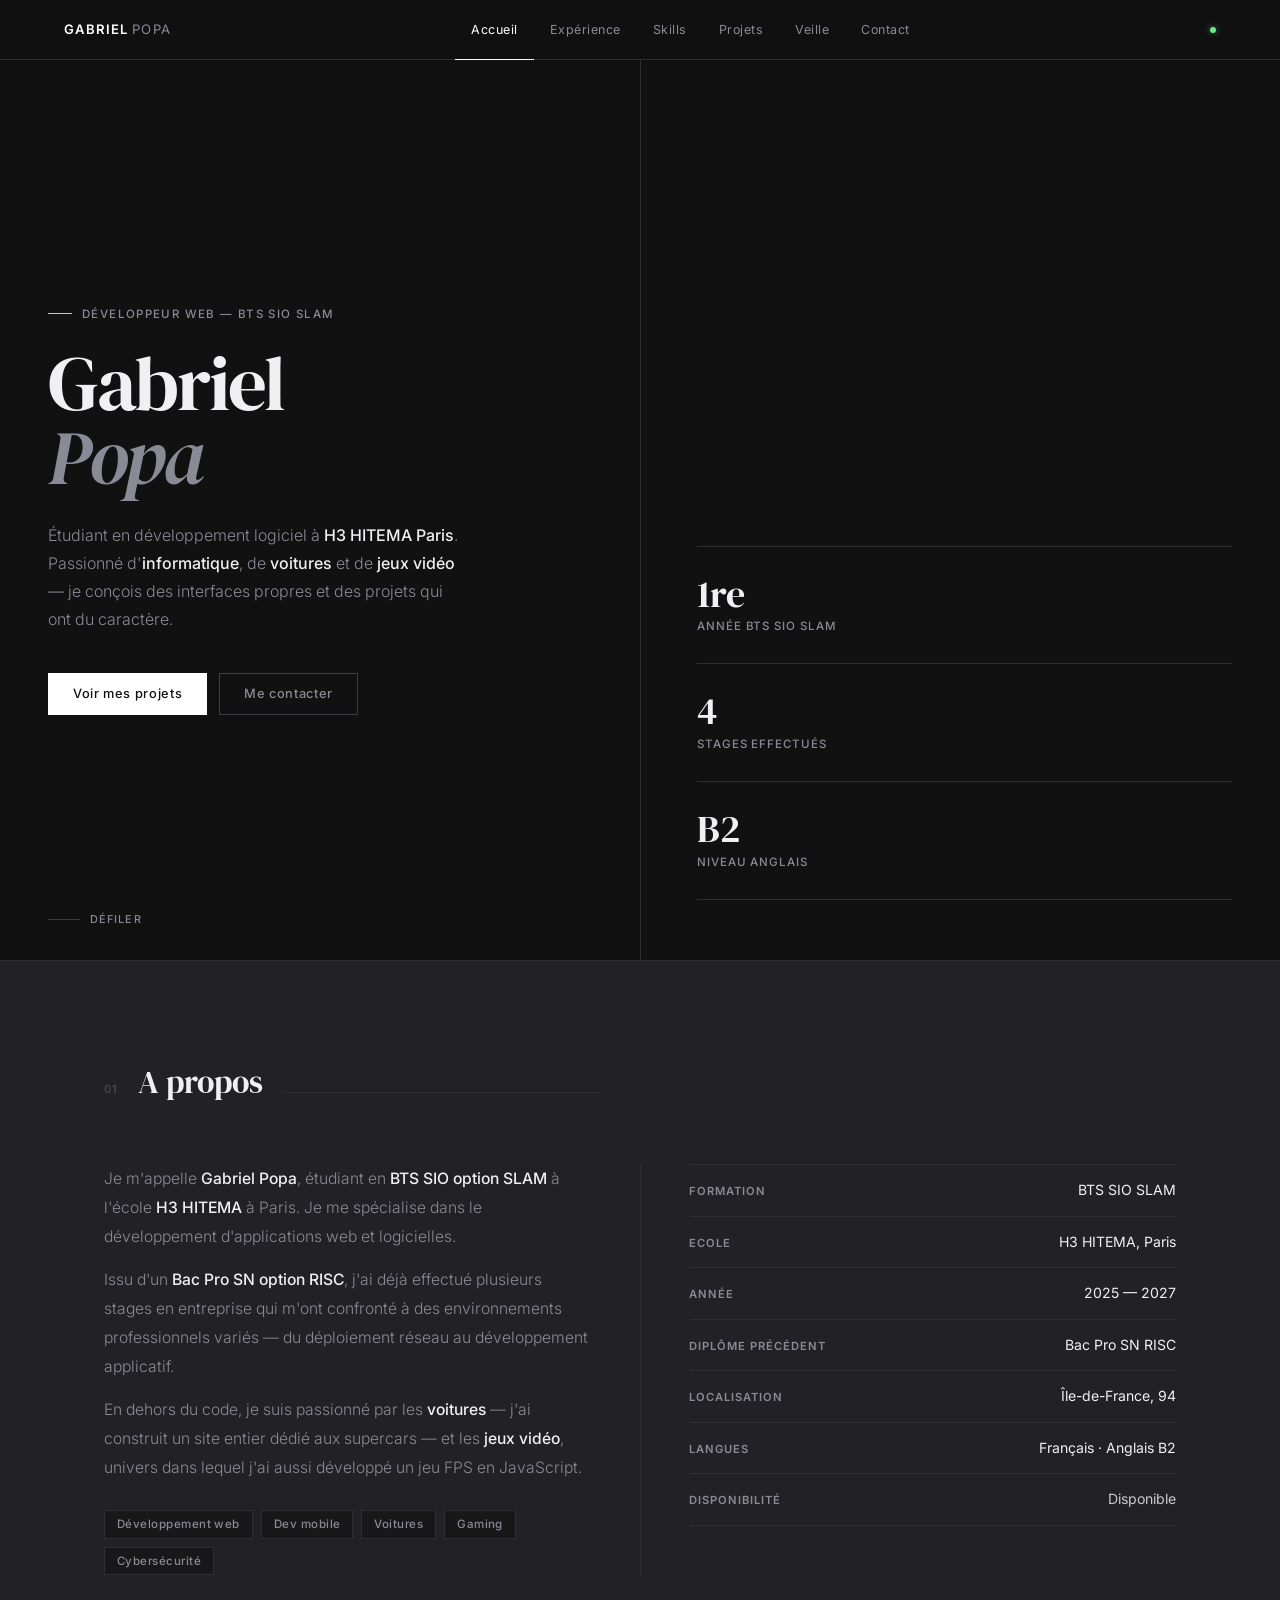
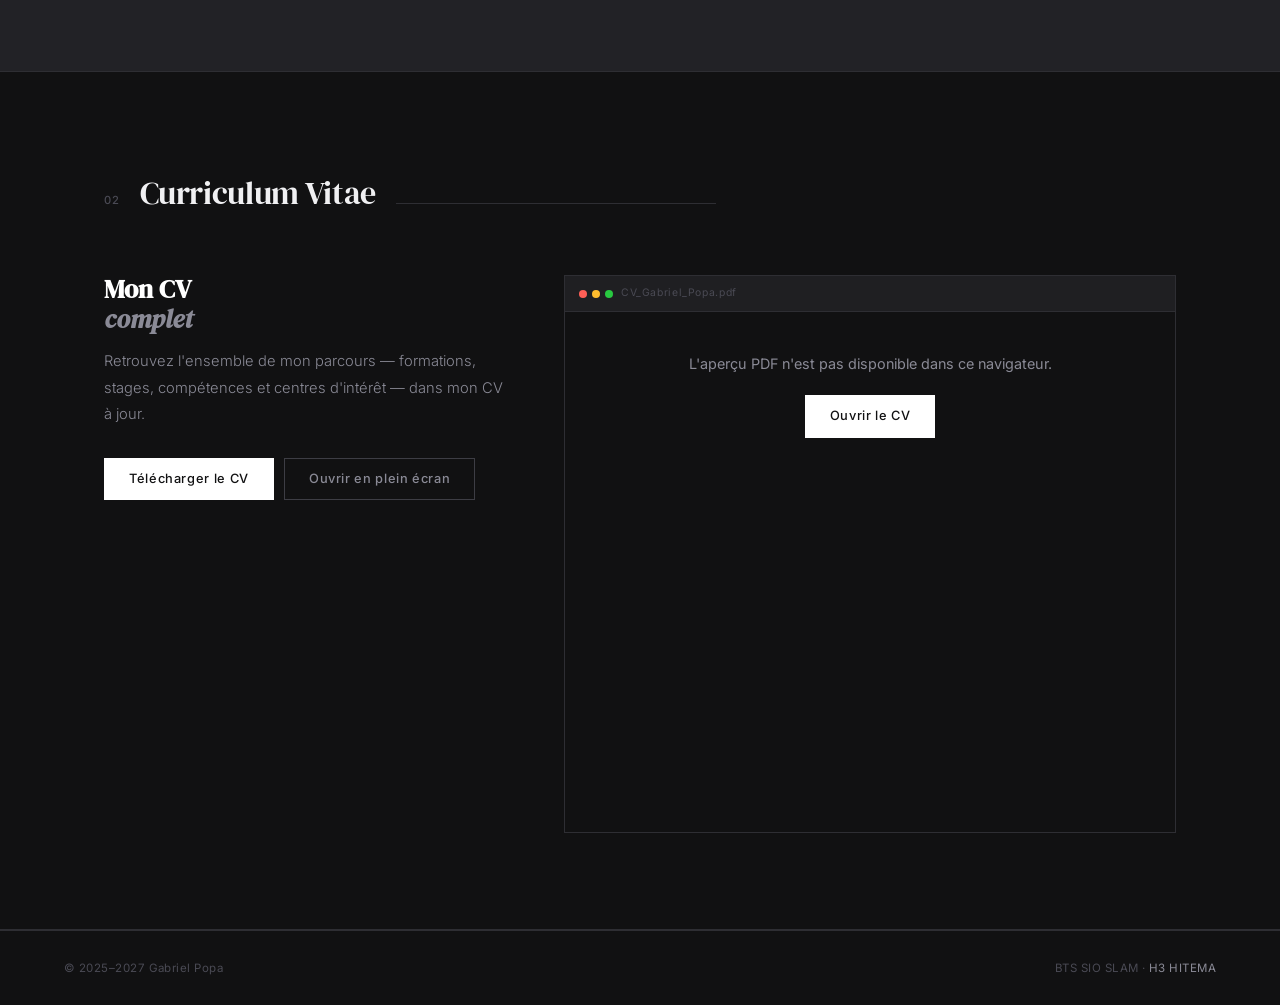
<file: index.html>
<!DOCTYPE html>
<html lang="fr">
<head>
  <meta charset="UTF-8"/>
  <meta name="viewport" content="width=device-width,initial-scale=1.0"/>
  <title>Gabriel Popa — Développeur Web</title>
  <link rel="stylesheet" href="style.css"/>
  <style>
    /* ── HERO ─────────────────────────────────── */
    #hero {
      min-height: 100vh;
      display: grid;
      grid-template-columns: 1fr 1fr;
      align-items: center;
      padding: 0 48px;
      gap: 0;
      position: relative;
      border-bottom: 1px solid var(--border);
    }

    .hero-left { padding-right: 64px; }

    .hero-eyebrow {
      font-size: .72rem;
      font-weight: 500;
      letter-spacing: .12em;
      text-transform: uppercase;
      color: var(--muted);
      margin-bottom: 24px;
      opacity: 0;
      animation: fadeUp .6s ease .2s forwards;
    }
    .hero-eyebrow::before {
      content: '';
      display: inline-block;
      width: 24px; height: 1px;
      background: var(--accent);
      margin-right: 10px;
      vertical-align: middle;
      margin-bottom: 2px;
    }

    .hero-name {
      font-family: var(--serif);
      font-size: clamp(3rem, 6vw, 5.5rem);
      font-weight: 400;
      line-height: .95;
      letter-spacing: -.03em;
      color: var(--text);
      margin-bottom: 28px;
      opacity: 0;
      animation: fadeUp .6s ease .35s forwards;
    }
    .hero-name em {
      font-style: italic;
      color: var(--muted);
    }

    .hero-desc {
      font-size: 1rem;
      font-weight: 300;
      color: var(--muted);
      line-height: 1.75;
      max-width: 420px;
      margin-bottom: 40px;
      opacity: 0;
      animation: fadeUp .6s ease .5s forwards;
    }
    .hero-desc strong { color: var(--text); font-weight: 500; }

    .hero-actions {
      display: flex;
      gap: 12px;
      flex-wrap: wrap;
      opacity: 0;
      animation: fadeUp .6s ease .65s forwards;
    }

    /* Right panel */
    .hero-right {
      border-left: 1px solid var(--border);
      height: 100%;
      min-height: 100vh;
      display: flex;
      flex-direction: column;
      justify-content: flex-end;
      padding: 0 0 60px 56px;
    }

    .hero-stats {
      display: flex;
      flex-direction: column;
      gap: 0;
    }

    .hero-stat {
      padding: 28px 0;
      border-top: 1px solid var(--border);
    }
    .hero-stat:last-child { border-bottom: 1px solid var(--border); }

    .stat-num {
      font-family: var(--serif);
      font-size: 2.4rem;
      color: var(--text);
      line-height: 1;
      margin-bottom: 4px;
    }
    .stat-label {
      font-size: .72rem;
      font-weight: 500;
      letter-spacing: .08em;
      text-transform: uppercase;
      color: var(--muted);
    }

    .hero-scroll {
      position: absolute;
      bottom: 32px;
      left: 48px;
      font-size: .68rem;
      font-weight: 500;
      letter-spacing: .1em;
      text-transform: uppercase;
      color: var(--muted);
      display: flex;
      align-items: center;
      gap: 10px;
      opacity: 0;
      animation: fadeUp .5s ease 1s forwards;
    }
    .hero-scroll-line {
      width: 32px; height: 1px;
      background: var(--border2);
      position: relative;
      overflow: hidden;
    }
    .hero-scroll-line::after {
      content: '';
      position: absolute;
      left: -32px; top: 0;
      width: 32px; height: 1px;
      background: var(--accent);
      animation: slideLine 2s ease infinite;
    }
    @keyframes slideLine {
      to { left: 100%; }
    }

    /* ── ABOUT ────────────────────────────────── */
    #about {
      background: var(--surface);
      border-bottom: 1px solid var(--border);
    }

    .about-grid {
      display: grid;
      grid-template-columns: 1fr 1px 1fr;
      gap: 0;
      align-items: start;
    }
    .about-col { padding: 0 48px 0 0; }
    .about-col:last-child { padding: 0 0 0 48px; }
    .about-vsep { background: var(--border); height: 100%; min-height: 260px; }

    .about-text {
      font-size: .98rem;
      font-weight: 300;
      color: var(--muted);
      line-height: 1.85;
      margin-bottom: 14px;
    }
    .about-text strong { color: var(--text); font-weight: 500; }

    .about-tags {
      display: flex;
      flex-wrap: wrap;
      gap: 8px;
      margin-top: 28px;
    }

    .about-info-list {
      display: flex;
      flex-direction: column;
      gap: 0;
    }
    .info-row {
      display: flex;
      justify-content: space-between;
      align-items: baseline;
      padding: 14px 0;
      border-bottom: 1px solid var(--border);
      gap: 16px;
    }
    .info-row:first-child { border-top: 1px solid var(--border); }
    .info-key {
      font-size: .7rem;
      font-weight: 600;
      letter-spacing: .09em;
      text-transform: uppercase;
      color: var(--muted);
      flex-shrink: 0;
    }
    .info-val {
      font-size: .88rem;
      font-weight: 400;
      color: var(--text);
      text-align: right;
    }

    @media (max-width: 840px) {
      #hero { grid-template-columns: 1fr; min-height: auto; padding: 100px 24px 60px; }
      .hero-right { display: none; }
      .hero-scroll { left: 24px; }
      .about-grid { grid-template-columns: 1fr; }
      .about-vsep { display: none; }
      .about-col { padding: 0 0 32px 0; }
      .about-col:last-child { padding: 32px 0 0 0; border-top: 1px solid var(--border); }
    }

    /* ── CV ────────────────────────────────────── */
    #cv-section { border-bottom: 1px solid var(--border); }

    .cv-preview-wrap {
      display: grid;
      grid-template-columns: 1fr 1.5fr;
      gap: 52px;
      align-items: start;
    }

    .cv-info-title {
      font-family: var(--serif);
      font-size: 1.6rem;
      color: var(--white);
      margin-bottom: 14px;
      line-height: 1.15;
    }
    .cv-info-title em { font-style: italic; color: var(--muted); }

    .cv-info-desc {
      font-size: .92rem;
      font-weight: 300;
      color: var(--muted);
      line-height: 1.8;
      margin-bottom: 30px;
    }

    .cv-actions { display: flex; gap: 10px; flex-wrap: wrap; }

    .cv-embed { border: 1px solid var(--border); overflow: hidden; }
    .cv-embed-bar {
      background: var(--bg3);
      padding: 9px 14px;
      border-bottom: 1px solid var(--border);
      display: flex; align-items: center; gap: 8px;
    }
    .cv-embed-dots { display: flex; gap: 5px; }
    .cv-embed-dots span { width: 8px; height: 8px; border-radius: 50%; }
    .cv-embed-dots span:nth-child(1) { background: #ff5f57; }
    .cv-embed-dots span:nth-child(2) { background: #febc2e; }
    .cv-embed-dots span:nth-child(3) { background: #28c840; }
    .cv-embed-label { font-size: .65rem; color: var(--dim); letter-spacing: .06em; }
    .cv-embed iframe { width: 100%; height: 520px; border: none; display: block; }

    @media (max-width: 840px) {
      .cv-preview-wrap { grid-template-columns: 1fr; }
      .cv-embed iframe { height: 380px; }
    }
  </style>
</head>
<body>
<div class="page">

  <nav>
    <a href="index.html" class="nav-logo">Gabriel <span>Popa</span></a>
    <ul class="nav-links">
      <li><a href="index.html" class="active">Accueil</a></li>
      <li><a href="experience.html">Expérience</a></li>
      <li><a href="skills.html">Skills</a></li>
      <li><a href="projects.html">Projets</a></li>
      <li><a href="veille.html">Veille</a></li>
      <li><a href="contact.html">Contact</a></li>
    </ul>
    <div class="nav-dot"></div>
  </nav>

  <!-- HERO -->
  <section id="hero">
    <div class="hero-left">
      <p class="hero-eyebrow">Développeur Web — BTS SIO SLAM</p>
      <h1 class="hero-name">Gabriel<br><em>Popa</em></h1>
      <p class="hero-desc">
        Étudiant en développement logiciel à <strong>H3 HITEMA Paris</strong>.
        Passionné d'<strong>informatique</strong>, de <strong>voitures</strong>
        et de <strong>jeux vidéo</strong> — je conçois des interfaces
        propres et des projets qui ont du caractère.
      </p>
      <div class="hero-actions">
        <a href="projects.html" class="btn btn-solid">Voir mes projets</a>
        <a href="contact.html" class="btn">Me contacter</a>
      </div>
    </div>

    <div class="hero-right">
      <div class="hero-stats">
        <div class="hero-stat reveal">
          <div class="stat-num">1re</div>
          <div class="stat-label">Année BTS SIO SLAM</div>
        </div>
        <div class="hero-stat reveal">
          <div class="stat-num">4</div>
          <div class="stat-label">Stages effectués</div>
        </div>
        <div class="hero-stat reveal">
          <div class="stat-num">B2</div>
          <div class="stat-label">Niveau anglais</div>
        </div>
      </div>
    </div>

    <div class="hero-scroll">
      <div class="hero-scroll-line"></div>
      Défiler
    </div>
  </section>

  <!-- ABOUT -->
  <section id="about">
    <div class="section-wrap">
      <div class="section-eyebrow reveal">
        <span class="section-num">01</span>
        <h2 class="section-title">A propos</h2>
        <div class="eyebrow-line"></div>
      </div>

      <div class="about-grid">
        <div class="about-col reveal">
          <p class="about-text">
            Je m'appelle <strong>Gabriel Popa</strong>, étudiant en <strong>BTS SIO option SLAM</strong>
            à l'école <strong>H3 HITEMA</strong> à Paris. Je me spécialise dans le développement
            d'applications web et logicielles.
          </p>
          <p class="about-text">
            Issu d'un <strong>Bac Pro SN option RISC</strong>, j'ai déjà effectué plusieurs stages en entreprise
            qui m'ont confronté à des environnements professionnels variés — du déploiement réseau
            au développement applicatif.
          </p>
          <p class="about-text">
            En dehors du code, je suis passionné par les <strong>voitures</strong> — j'ai construit
            un site entier dédié aux supercars — et les <strong>jeux vidéo</strong>, univers dans lequel
            j'ai aussi développé un jeu FPS en JavaScript.
          </p>
          <div class="about-tags">
            <span class="pill">Développement web</span>
            <span class="pill">Dev mobile</span>
            <span class="pill">Voitures</span>
            <span class="pill">Gaming</span>
            <span class="pill">Cybersécurité</span>
          </div>
        </div>

        <div class="about-vsep"></div>

        <div class="about-col reveal">
          <div class="about-info-list">
            <div class="info-row">
              <span class="info-key">Formation</span>
              <span class="info-val">BTS SIO SLAM</span>
            </div>
            <div class="info-row">
              <span class="info-key">Ecole</span>
              <span class="info-val">H3 HITEMA, Paris</span>
            </div>
            <div class="info-row">
              <span class="info-key">Année</span>
              <span class="info-val">2025 — 2027</span>
            </div>
            <div class="info-row">
              <span class="info-key">Diplôme précédent</span>
              <span class="info-val">Bac Pro SN RISC</span>
            </div>
            <div class="info-row">
              <span class="info-key">Localisation</span>
              <span class="info-val">Île-de-France, 94</span>
            </div>
            <div class="info-row">
              <span class="info-key">Langues</span>
              <span class="info-val">Français · Anglais B2</span>
            </div>
            <div class="info-row">
              <span class="info-key">Disponibilité</span>
              <span class="info-val" style="color:var(--accent)">Disponible</span>
            </div>
          </div>
        </div>
      </div>
    </div>
  </section>


  <!-- CV -->
  <section id="cv-section">
    <div class="section-wrap">
      <div class="section-eyebrow reveal">
        <span class="section-num">02</span>
        <h2 class="section-title">Curriculum Vitae</h2>
        <div class="eyebrow-line"></div>
      </div>

      <div class="cv-preview-wrap">
        <div class="reveal">
          <h3 class="cv-info-title">Mon CV<br><em>complet</em></h3>
          <p class="cv-info-desc">
            Retrouvez l'ensemble de mon parcours — formations, stages, compétences
            et centres d'intérêt — dans mon CV à jour.
          </p>
          <div class="cv-actions">
            <a href="CV_Gabriel_Popa.pdf" download class="btn btn-solid">Télécharger le CV</a>
            <a href="CV_Gabriel_Popa.pdf" target="_blank" class="btn">Ouvrir en plein écran</a>
          </div>
        </div>

        <div class="cv-embed reveal">
          <div class="cv-embed-bar">
            <div class="cv-embed-dots"><span></span><span></span><span></span></div>
            <span class="cv-embed-label">CV_Gabriel_Popa.pdf</span>
          </div>
          <object data="CV_Gabriel_Popa.pdf" type="application/pdf" width="100%" style="height:520px;display:block;">
            <div style="padding:40px 28px;text-align:center;">
              <p style="font-size:.9rem;color:var(--muted);margin-bottom:20px;">
                L'aperçu PDF n'est pas disponible dans ce navigateur.
              </p>
              <a href="CV_Gabriel_Popa.pdf" target="_blank" class="btn btn-solid">Ouvrir le CV</a>
            </div>
          </object>
        </div>
      </div>
    </div>
  </section>

  <footer>
    <p class="footer-text">© 2025–2027 Gabriel Popa</p>
    <p class="footer-text">BTS SIO SLAM · <span>H3 HITEMA</span></p>
  </footer>

</div>
<script>
  const obs = new IntersectionObserver(e => e.forEach(x => {
    if (x.isIntersecting) { x.target.classList.add('visible'); obs.unobserve(x.target); }
  }), { threshold: .1 });
  document.querySelectorAll('.reveal').forEach(el => obs.observe(el));
</script>
</body>
</html>
</file>
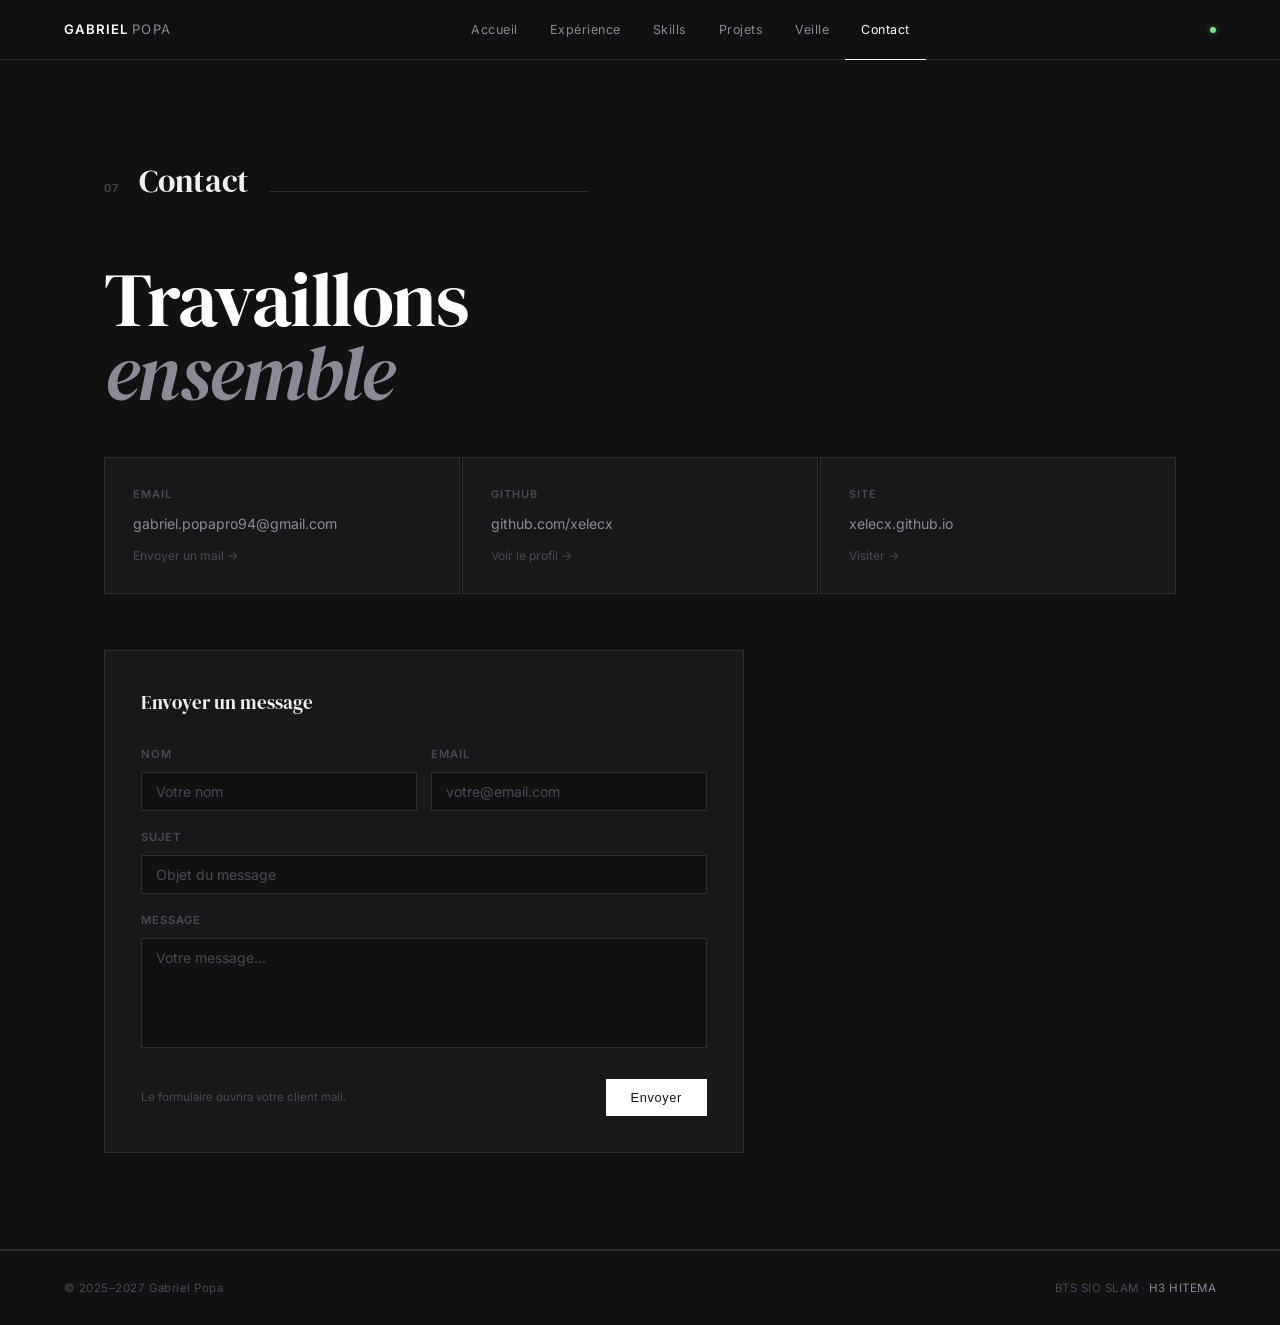
<file: contact.html>
<!DOCTYPE html>
<html lang="fr">
<head>
  <meta charset="UTF-8"/>
  <meta name="viewport" content="width=device-width,initial-scale=1.0"/>
  <title>Contact — Gabriel Popa</title>
  <link rel="stylesheet" href="style.css"/>
  <style>
    #contact-page {
      min-height: calc(100vh - 60px);
      display: flex;
      flex-direction: column;
      justify-content: center;
      border-bottom: 1px solid var(--border);
    }

    .contact-inner {
      max-width: 1200px;
      margin: 0 auto;
      padding: var(--section-p);
      width: 100%;
    }

    .contact-heading {
      font-family: var(--serif);
      font-size: clamp(2.4rem, 6vw, 5rem);
      font-weight: 400;
      line-height: .95;
      letter-spacing: -.02em;
      color: var(--white);
      margin-bottom: 48px;
    }
    .contact-heading em { font-style: italic; color: var(--muted); }

    /* Cards */
    .contact-grid {
      display: grid;
      grid-template-columns: repeat(3, 1fr);
      gap: 2px;
      margin-bottom: 56px;
    }

    .contact-card {
      background: var(--bg2);
      border: 1px solid var(--border);
      padding: 28px;
      text-decoration: none;
      display: flex;
      flex-direction: column;
      gap: 10px;
      position: relative;
      overflow: hidden;
      transition: border-color .2s;
    }
    .contact-card::after {
      content: '';
      position: absolute;
      bottom: 0; left: 0;
      height: 1px; width: 0;
      background: var(--accent);
      transition: width .3s ease;
    }
    .contact-card:hover { border-color: var(--border2); }
    .contact-card:hover::after { width: 100%; }

    .cc-label {
      font-size: .68rem;
      font-weight: 600;
      letter-spacing: .1em;
      text-transform: uppercase;
      color: var(--dim);
    }
    .cc-val {
      font-size: .88rem;
      color: var(--muted);
      transition: color .2s;
      word-break: break-all;
    }
    .contact-card:hover .cc-val { color: var(--text); }

    .cc-arrow {
      margin-top: auto;
      font-size: .75rem;
      color: var(--dim);
      transition: color .2s, gap .2s;
      display: flex;
      align-items: center;
      gap: 6px;
    }
    .contact-card:hover .cc-arrow { color: var(--accent); gap: 10px; }

    /* Form */
    .contact-form {
      background: var(--bg2);
      border: 1px solid var(--border);
      padding: 36px;
      max-width: 640px;
    }

    .form-title {
      font-family: var(--serif);
      font-size: 1.2rem;
      color: var(--text);
      margin-bottom: 28px;
    }

    .form-row { margin-bottom: 18px; }
    .form-row-2 { display: grid; grid-template-columns: 1fr 1fr; gap: 14px; }

    .form-label {
      display: block;
      font-size: .7rem;
      font-weight: 600;
      letter-spacing: .08em;
      text-transform: uppercase;
      color: var(--dim);
      margin-bottom: 8px;
    }

    .form-input,
    .form-textarea {
      width: 100%;
      background: var(--bg);
      border: 1px solid var(--border);
      color: var(--text);
      font-family: var(--sans);
      font-size: .88rem;
      padding: 10px 14px;
      outline: none;
      transition: border-color .2s;
      resize: none;
    }
    .form-input:focus,
    .form-textarea:focus { border-color: var(--border2); }
    .form-input::placeholder,
    .form-textarea::placeholder { color: var(--dim); }
    .form-textarea { height: 110px; }

    .form-footer {
      display: flex;
      justify-content: space-between;
      align-items: center;
      margin-top: 24px;
      flex-wrap: wrap;
      gap: 12px;
    }
    .form-hint {
      font-size: .72rem;
      color: var(--dim);
    }

    #send-feedback {
      font-size: .72rem;
      font-weight: 500;
      color: #6ee77f;
      display: none;
    }

    @media (max-width: 900px) {
      .contact-grid { grid-template-columns: 1fr; }
      .form-row-2 { grid-template-columns: 1fr; }
    }
  </style>
</head>
<body>
<div class="page">

  <nav>
    <a href="index.html" class="nav-logo">Gabriel <span>Popa</span></a>
    <ul class="nav-links">
      <li><a href="index.html">Accueil</a></li>
      <li><a href="experience.html">Expérience</a></li>
      <li><a href="skills.html">Skills</a></li>
      <li><a href="projects.html">Projets</a></li>
      <li><a href="veille.html">Veille</a></li>
      <li><a href="contact.html" class="active">Contact</a></li>
    </ul>
    <div class="nav-dot"></div>
  </nav>

  <section id="contact-page">
    <div class="contact-inner">

      <div class="section-eyebrow reveal">
        <span class="section-num">07</span>
        <h2 class="section-title">Contact</h2>
        <div class="eyebrow-line"></div>
      </div>

      <h3 class="contact-heading reveal">Travaillons<br><em>ensemble</em></h3>

      <div class="contact-grid reveal">

        <a href="mailto:gabriel.popapro94@gmail.com" class="contact-card">
          <span class="cc-label">Email</span>
          <span class="cc-val">gabriel.popapro94@gmail.com</span>
          <span class="cc-arrow">Envoyer un mail &rarr;</span>
        </a>

        <a href="https://github.com/xelecx" target="_blank" class="contact-card">
          <span class="cc-label">GitHub</span>
          <span class="cc-val">github.com/xelecx</span>
          <span class="cc-arrow">Voir le profil &rarr;</span>
        </a>

        <a href="https://xelecx.github.io/" target="_blank" class="contact-card">
          <span class="cc-label">Site</span>
          <span class="cc-val">xelecx.github.io</span>
          <span class="cc-arrow">Visiter &rarr;</span>
        </a>

      </div>

      <div class="contact-form reveal">
        <div class="form-title">Envoyer un message</div>
        <div class="form-row-2">
          <div class="form-row">
            <label class="form-label" for="fname">Nom</label>
            <input class="form-input" id="fname" type="text" placeholder="Votre nom" autocomplete="off"/>
          </div>
          <div class="form-row">
            <label class="form-label" for="femail">Email</label>
            <input class="form-input" id="femail" type="email" placeholder="votre@email.com" autocomplete="off"/>
          </div>
        </div>
        <div class="form-row">
          <label class="form-label" for="fsubject">Sujet</label>
          <input class="form-input" id="fsubject" type="text" placeholder="Objet du message" autocomplete="off"/>
        </div>
        <div class="form-row">
          <label class="form-label" for="fmessage">Message</label>
          <textarea class="form-textarea" id="fmessage" placeholder="Votre message..."></textarea>
        </div>
        <div class="form-footer">
          <span class="form-hint">Le formulaire ouvrira votre client mail.</span>
          <div style="display:flex;align-items:center;gap:14px;">
            <span id="send-feedback">Message envoyé</span>
            <button class="btn btn-solid" onclick="sendForm()">Envoyer</button>
          </div>
        </div>
      </div>

    </div>
  </section>

  <footer>
    <p class="footer-text">© 2025–2027 Gabriel Popa</p>
    <p class="footer-text">BTS SIO SLAM · <span>H3 HITEMA</span></p>
  </footer>

</div>
<script>
  const obs = new IntersectionObserver(e => e.forEach(x => {
    if (x.isIntersecting) { x.target.classList.add('visible'); obs.unobserve(x.target); }
  }), { threshold: .08 });
  document.querySelectorAll('.reveal').forEach(el => obs.observe(el));

  function sendForm() {
    const name    = document.getElementById('fname').value.trim();
    const email   = document.getElementById('femail').value.trim();
    const subject = document.getElementById('fsubject').value.trim() || 'Contact Portfolio';
    const message = document.getElementById('fmessage').value.trim();
    if (!message) { alert('Veuillez écrire un message.'); return; }
    const body = encodeURIComponent(
      (name  ? 'De : ' + name + '\n' : '') +
      (email ? 'Email : ' + email + '\n\n' : '\n') +
      message
    );
    const fb = document.getElementById('send-feedback');
    fb.style.display = 'inline';
    setTimeout(() => { fb.style.display = 'none'; }, 3000);
    window.location.href = `mailto:gabriel.popapro94@gmail.com?subject=${encodeURIComponent(subject)}&body=${body}`;
  }
</script>
</body>
</html>
</file>
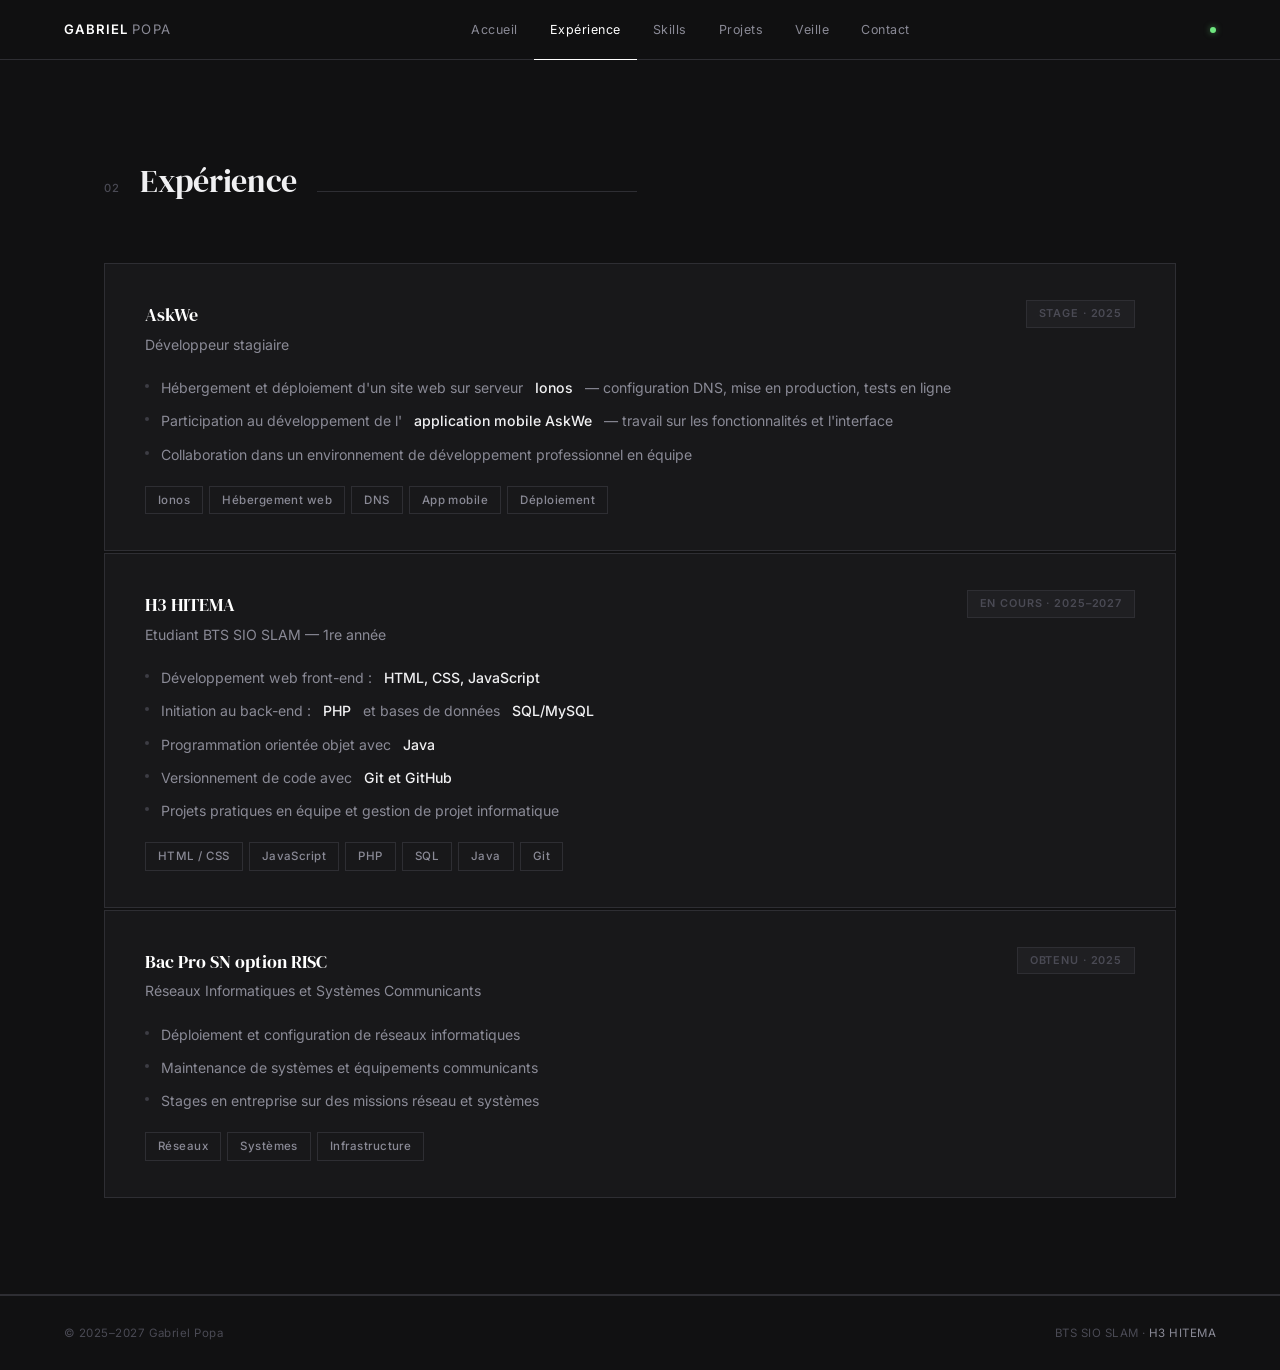
<file: experience.html>
<!DOCTYPE html>
<html lang="fr">
<head>
  <meta charset="UTF-8"/>
  <meta name="viewport" content="width=device-width,initial-scale=1.0"/>
  <title>Expérience — Gabriel Popa</title>
  <link rel="stylesheet" href="style.css"/>
  <style>
    #exp-page { background: var(--bg); border-bottom: 1px solid var(--border); }

    .exp-list { display: flex; flex-direction: column; gap: 2px; }

    .exp-card {
      background: var(--bg2);
      border: 1px solid var(--border);
      padding: 36px 40px;
      position: relative;
      transition: border-color .25s;
    }
    .exp-card:hover { border-color: var(--border2); }

    .exp-card::before {
      content: '';
      position: absolute;
      left: 0; top: 0; bottom: 0;
      width: 2px;
      background: transparent;
      transition: background .3s;
    }
    .exp-card:hover::before { background: var(--accent); }

    .exp-top {
      display: flex;
      justify-content: space-between;
      align-items: flex-start;
      margin-bottom: 20px;
      gap: 20px;
    }

    .exp-company {
      font-family: var(--serif);
      font-size: 1.15rem;
      color: var(--white);
      margin-bottom: 4px;
    }
    .exp-role {
      font-size: .88rem;
      font-weight: 400;
      color: var(--muted);
    }
    .exp-badge {
      font-size: .68rem;
      font-weight: 600;
      letter-spacing: .08em;
      text-transform: uppercase;
      color: var(--dim);
      border: 1px solid var(--border);
      padding: 4px 12px;
      white-space: nowrap;
      flex-shrink: 0;
      background: var(--bg3);
    }

    .exp-tasks {
      list-style: none;
      display: flex;
      flex-direction: column;
      gap: 10px;
      margin-bottom: 20px;
    }
    .exp-tasks li {
      font-size: .88rem;
      color: var(--muted);
      display: flex;
      gap: 12px;
      line-height: 1.65;
    }
    .exp-tasks li::before {
      content: '';
      display: inline-block;
      width: 4px; height: 4px;
      border-radius: 50%;
      background: var(--border2);
      flex-shrink: 0;
      margin-top: 8px;
    }
    .exp-tasks li strong { color: var(--text); font-weight: 500; }

    .exp-stack { display: flex; gap: 6px; flex-wrap: wrap; }

    @media (max-width: 700px) {
      .exp-top { flex-direction: column; gap: 10px; }
      .exp-card { padding: 24px 20px; }
    }
  </style>
</head>
<body>
<div class="page">

  <nav>
    <a href="index.html" class="nav-logo">Gabriel <span>Popa</span></a>
    <ul class="nav-links">
      <li><a href="index.html">Accueil</a></li>
      <li><a href="experience.html" class="active">Expérience</a></li>
      <li><a href="skills.html">Skills</a></li>
      <li><a href="projects.html">Projets</a></li>
      <li><a href="veille.html">Veille</a></li>
      <li><a href="contact.html">Contact</a></li>
    </ul>
    <div class="nav-dot"></div>
  </nav>

  <section id="exp-page">
    <div class="section-wrap">
      <div class="section-eyebrow reveal">
        <span class="section-num">02</span>
        <h2 class="section-title">Expérience</h2>
        <div class="eyebrow-line"></div>
      </div>

      <div class="exp-list">

        <!-- AskWe -->
        <div class="exp-card reveal">
          <div class="exp-top">
            <div>
              <div class="exp-company">AskWe</div>
              <div class="exp-role">Développeur stagiaire</div>
            </div>
            <div class="exp-badge">Stage · 2025</div>
          </div>
          <ul class="exp-tasks">
            <li>Hébergement et déploiement d'un site web sur serveur <strong>Ionos</strong> — configuration DNS, mise en production, tests en ligne</li>
            <li>Participation au développement de l'<strong>application mobile AskWe</strong> — travail sur les fonctionnalités et l'interface</li>
            <li>Collaboration dans un environnement de développement professionnel en équipe</li>
          </ul>
          <div class="exp-stack">
            <span class="pill">Ionos</span>
            <span class="pill">Hébergement web</span>
            <span class="pill">DNS</span>
            <span class="pill">App mobile</span>
            <span class="pill">Déploiement</span>
          </div>
        </div>

        <!-- H3 HITEMA -->
        <div class="exp-card reveal">
          <div class="exp-top">
            <div>
              <div class="exp-company">H3 HITEMA</div>
              <div class="exp-role">Etudiant BTS SIO SLAM — 1re année</div>
            </div>
            <div class="exp-badge">En cours · 2025–2027</div>
          </div>
          <ul class="exp-tasks">
            <li>Développement web front-end : <strong>HTML, CSS, JavaScript</strong></li>
            <li>Initiation au back-end : <strong>PHP</strong> et bases de données <strong>SQL/MySQL</strong></li>
            <li>Programmation orientée objet avec <strong>Java</strong></li>
            <li>Versionnement de code avec <strong>Git et GitHub</strong></li>
            <li>Projets pratiques en équipe et gestion de projet informatique</li>
          </ul>
          <div class="exp-stack">
            <span class="pill">HTML / CSS</span>
            <span class="pill">JavaScript</span>
            <span class="pill">PHP</span>
            <span class="pill">SQL</span>
            <span class="pill">Java</span>
            <span class="pill">Git</span>
          </div>
        </div>

        <!-- Bac Pro -->
        <div class="exp-card reveal">
          <div class="exp-top">
            <div>
              <div class="exp-company">Bac Pro SN option RISC</div>
              <div class="exp-role">Réseaux Informatiques et Systèmes Communicants</div>
            </div>
            <div class="exp-badge">Obtenu · 2025</div>
          </div>
          <ul class="exp-tasks">
            <li>Déploiement et configuration de réseaux informatiques</li>
            <li>Maintenance de systèmes et équipements communicants</li>
            <li>Stages en entreprise sur des missions réseau et systèmes</li>
          </ul>
          <div class="exp-stack">
            <span class="pill">Réseaux</span>
            <span class="pill">Systèmes</span>
            <span class="pill">Infrastructure</span>
          </div>
        </div>

      </div>
    </div>
  </section>

  <footer>
    <p class="footer-text">© 2025–2027 Gabriel Popa</p>
    <p class="footer-text">BTS SIO SLAM · <span>H3 HITEMA</span></p>
  </footer>

</div>
<script>
  const obs = new IntersectionObserver(e => e.forEach(x => {
    if (x.isIntersecting) { x.target.classList.add('visible'); obs.unobserve(x.target); }
  }), { threshold: .08 });
  document.querySelectorAll('.reveal').forEach(el => obs.observe(el));
</script>
</body>
</html>
</file>
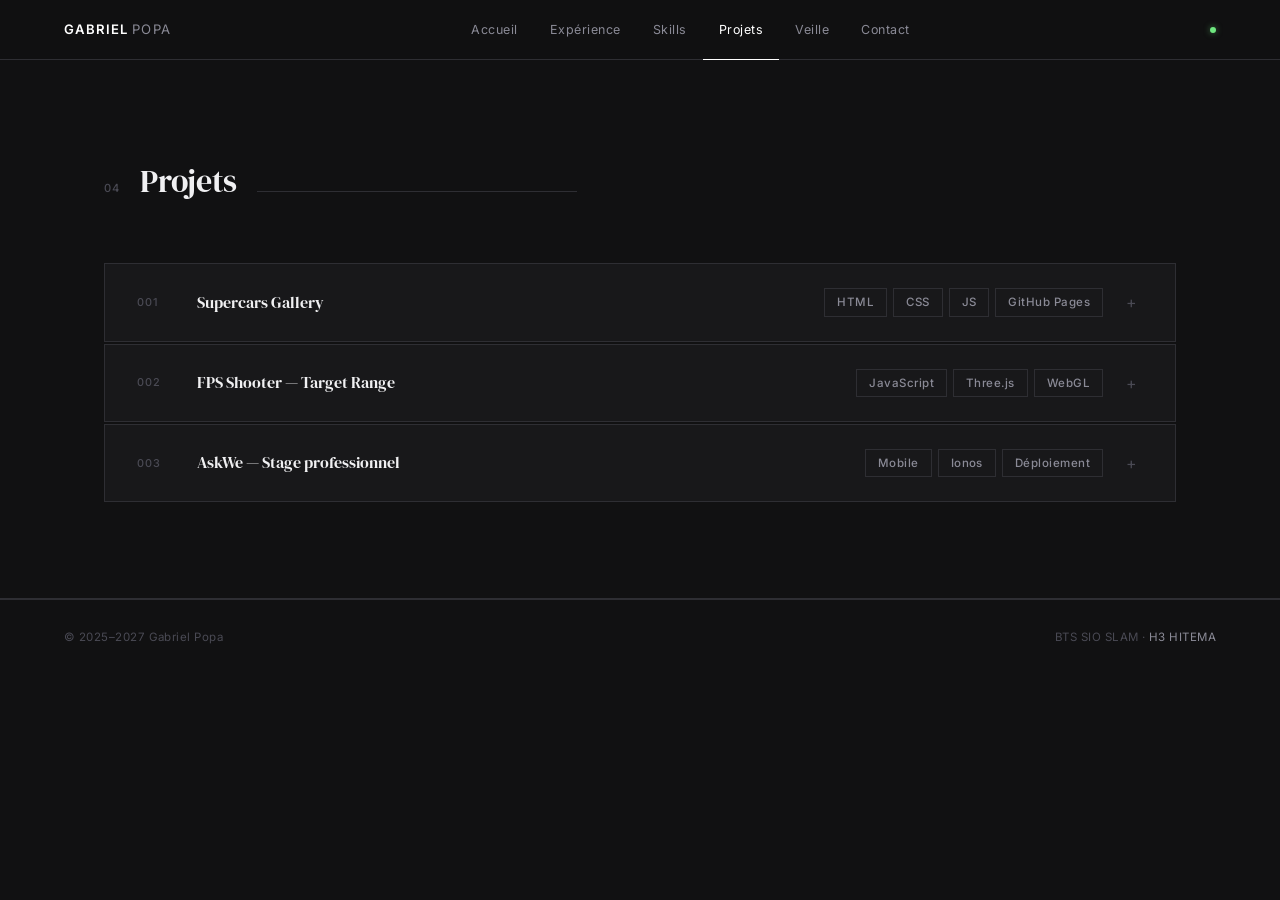
<file: projects.html>
<!DOCTYPE html>
<html lang="fr">
<head>
  <meta charset="UTF-8"/>
  <meta name="viewport" content="width=device-width,initial-scale=1.0"/>
  <title>Projets — Gabriel Popa</title>
  <link rel="stylesheet" href="style.css"/>
  <style>
    #projects-page { background: var(--bg); border-bottom: 1px solid var(--border); }

    .proj-list { display: flex; flex-direction: column; gap: 2px; }

    .proj-card {
      background: var(--bg2);
      border: 1px solid var(--border);
      overflow: hidden;
      transition: border-color .25s;
    }
    .proj-card:hover { border-color: var(--border2); }

    .proj-header {
      padding: 24px 32px;
      cursor: pointer;
      display: grid;
      grid-template-columns: 44px 1fr auto 24px;
      align-items: center;
      gap: 16px;
      user-select: none;
    }

    .proj-num {
      font-size: .68rem;
      font-weight: 500;
      letter-spacing: .08em;
      color: var(--dim);
    }

    .proj-name {
      font-family: var(--serif);
      font-size: 1rem;
      font-weight: 400;
      color: var(--text);
      transition: color .2s;
    }
    .proj-card:hover .proj-name { color: var(--white); }

    .proj-tags { display: flex; gap: 6px; flex-wrap: wrap; }

    .proj-toggle {
      font-size: 1rem;
      color: var(--dim);
      text-align: center;
      transition: color .2s, transform .35s;
      line-height: 1;
    }
    .proj-card.open .proj-toggle { transform: rotate(45deg); color: var(--accent); }

    .proj-body {
      max-height: 0;
      overflow: hidden;
      transition: max-height .6s cubic-bezier(.16,1,.3,1);
    }
    .proj-card.open .proj-body { max-height: 900px; }

    .proj-content {
      padding: 0 32px 32px;
      display: grid;
      grid-template-columns: 1fr 1.8fr;
      gap: 32px;
      align-items: start;
      border-top: 1px solid var(--border);
      padding-top: 28px;
    }

    .proj-desc {
      font-size: .9rem;
      font-weight: 300;
      line-height: 1.8;
      color: var(--muted);
      margin-bottom: 14px;
    }
    .proj-desc strong { color: var(--text); font-weight: 500; }

    .proj-link {
      display: inline-flex;
      align-items: center;
      gap: 8px;
      font-size: .75rem;
      font-weight: 500;
      letter-spacing: .06em;
      text-transform: uppercase;
      color: var(--text);
      text-decoration: none;
      border-bottom: 1px solid var(--border2);
      padding-bottom: 2px;
      transition: border-color .2s, color .2s, gap .2s;
    }
    .proj-link:hover { color: var(--white); border-color: var(--white); gap: 14px; }

    /* Browser preview */
    .browser-mock {
      border: 1px solid var(--border);
      overflow: hidden;
    }
    .browser-bar {
      background: var(--bg3);
      padding: 8px 14px;
      display: flex;
      align-items: center;
      gap: 8px;
      border-bottom: 1px solid var(--border);
    }
    .b-dots { display: flex; gap: 5px; }
    .b-dots span {
      width: 8px; height: 8px; border-radius: 50%;
      background: var(--border2);
    }
    .b-dots span:nth-child(1) { background: #ff5f57; }
    .b-dots span:nth-child(2) { background: #ffbd2e; }
    .b-dots span:nth-child(3) { background: #28c840; }
    .b-url {
      flex: 1;
      background: var(--bg);
      border: 1px solid var(--border);
      padding: 3px 10px;
      font-size: .68rem;
      color: var(--dim);
      letter-spacing: .04em;
    }
    .browser-mock iframe {
      width: 100%; height: 260px;
      border: none; display: block;
    }

    /* Game preview */
    .game-preview {
      border: 1px solid var(--border);
      overflow: hidden;
      background: #0a0a12;
    }
    .game-bar {
      background: var(--bg3);
      padding: 8px 14px;
      border-bottom: 1px solid var(--border);
      display: flex; align-items: center; gap: 8px;
      font-size: .68rem;
      color: var(--dim);
      letter-spacing: .06em;
    }
    .game-screen {
      height: 260px;
      display: flex; align-items: center;
      justify-content: center; flex-direction: column; gap: 8px;
      background: linear-gradient(135deg, #0d1020 0%, #0a0a12 100%);
      position: relative;
    }
    .game-screen::before {
      content: '';
      position: absolute; inset: 0;
      background:
        repeating-linear-gradient(0deg,transparent,transparent 48px,rgba(60,80,160,.04) 48px,rgba(60,80,160,.04) 49px),
        repeating-linear-gradient(90deg,transparent,transparent 48px,rgba(60,80,160,.04) 48px,rgba(60,80,160,.04) 49px);
    }
    .game-title {
      font-family: var(--serif);
      font-size: 1.8rem;
      color: rgba(160,180,255,.7);
      letter-spacing: .06em;
      z-index: 1;
    }
    .game-sub {
      font-size: .65rem;
      font-weight: 500;
      letter-spacing: .2em;
      text-transform: uppercase;
      color: rgba(100,120,200,.45);
      z-index: 1;
    }
    .game-hud {
      position: absolute; bottom: 12px; left: 0; right: 0; padding: 0 16px;
      display: flex; justify-content: space-between;
      font-size: .6rem; letter-spacing: .08em;
      color: rgba(100,120,200,.3); z-index: 1;
    }

    @media (max-width: 800px) {
      .proj-header { grid-template-columns: 36px 1fr 20px; }
      .proj-tags { display: none; }
      .proj-content { grid-template-columns: 1fr; }
    }
  </style>
</head>
<body>
<div class="page">

  <nav>
    <a href="index.html" class="nav-logo">Gabriel <span>Popa</span></a>
    <ul class="nav-links">
      <li><a href="index.html">Accueil</a></li>
      <li><a href="experience.html">Expérience</a></li>
      <li><a href="skills.html">Skills</a></li>
      <li><a href="projects.html" class="active">Projets</a></li>
      <li><a href="veille.html">Veille</a></li>
      <li><a href="contact.html">Contact</a></li>
    </ul>
    <div class="nav-dot"></div>
  </nav>

  <section id="projects-page">
    <div class="section-wrap">

      <div class="section-eyebrow reveal">
        <span class="section-num">04</span>
        <h2 class="section-title">Projets</h2>
        <div class="eyebrow-line"></div>
      </div>

      <div class="proj-list">

        <!-- 001 Supercars Gallery -->
        <div class="proj-card reveal" id="p1">
          <div class="proj-header" onclick="toggle('p1')">
            <span class="proj-num">001</span>
            <span class="proj-name">Supercars Gallery</span>
            <div class="proj-tags">
              <span class="pill">HTML</span>
              <span class="pill">CSS</span>
              <span class="pill">JS</span>
              <span class="pill">GitHub Pages</span>
            </div>
            <span class="proj-toggle">+</span>
          </div>
          <div class="proj-body">
            <div class="proj-content">
              <div>
                <p class="proj-desc">
                  Site vitrine dédié à l'univers des supercars — Ferrari, Porsche,
                  Lamborghini et plus. Galerie complète, design sombre et premium,
                  navigation responsive et animations CSS.
                </p>
                <p class="proj-desc">
                  Développé en <strong>HTML / CSS / JS</strong> pur, hébergé sur
                  <strong>GitHub Pages</strong>. Conçu de A à Z avec passion pour l'automobile.
                </p>
                <a href="https://xelecx.github.io/" target="_blank" class="proj-link">Voir le site &rarr;</a>
              </div>
              <div class="browser-mock">
                <div class="browser-bar">
                  <div class="b-dots"><span></span><span></span><span></span></div>
                  <div class="b-url">xelecx.github.io</div>
                </div>
                <iframe src="https://xelecx.github.io/" loading="lazy" sandbox="allow-scripts allow-same-origin" title="Supercars Gallery"></iframe>
              </div>
            </div>
          </div>
        </div>

        <!-- 002 FPS Shooter -->
        <div class="proj-card reveal" id="p2">
          <div class="proj-header" onclick="toggle('p2')">
            <span class="proj-num">002</span>
            <span class="proj-name">FPS Shooter — Target Range</span>
            <div class="proj-tags">
              <span class="pill">JavaScript</span>
              <span class="pill">Three.js</span>
              <span class="pill">WebGL</span>
            </div>
            <span class="proj-toggle">+</span>
          </div>
          <div class="proj-body">
            <div class="proj-content">
              <div>
                <p class="proj-desc">
                  Jeu FPS en <strong>JavaScript</strong> avec moteur <strong>Three.js / WebGL</strong>.
                  Arène 3D avec 3 types de cibles, système de munitions, rechargement, HUD complet
                  et compteur de précision.
                </p>
                <p class="proj-desc">
                  Implémentation du <strong>Pointer Lock API</strong>, raycasting 3D pour la
                  détection des tirs, éclairage dynamique, paramètres de jeu (FOV, sensibilité, difficulté).
                </p>
                <a href="./fps/index.html" target="_blank" class="proj-link">Jouer &rarr;</a>
              </div>
              <div class="game-preview">
                <div class="game-bar">
                  <div class="b-dots"><span></span><span></span><span></span></div>
                  FPS Shooter &middot; Three.js r128 &middot; WebGL
                </div>
                <div class="game-screen">
                  <div class="game-title">FPS Shooter</div>
                  <div class="game-sub">Target Range</div>
                  <div class="game-hud">
                    <span>Score: 0</span>
                    <span>Temps: 60</span>
                    <span>30 / 90</span>
                  </div>
                </div>
              </div>
            </div>
          </div>
        </div>

        <!-- 003 AskWe Stage -->
        <div class="proj-card reveal" id="p3">
          <div class="proj-header" onclick="toggle('p3')">
            <span class="proj-num">003</span>
            <span class="proj-name">AskWe — Stage professionnel</span>
            <div class="proj-tags">
              <span class="pill">Mobile</span>
              <span class="pill">Ionos</span>
              <span class="pill">Déploiement</span>
            </div>
            <span class="proj-toggle">+</span>
          </div>
          <div class="proj-body">
            <div class="proj-content">
              <div>
                <p class="proj-desc">
                  Stage en entreprise chez <strong>AskWe</strong>. Deux missions principales :
                  le déploiement d'un site sur serveur <strong>Ionos</strong> (config DNS, mise
                  en production) et la participation au développement de l'<strong>application
                  mobile AskWe</strong>.
                </p>
                <p class="proj-desc">
                  Première expérience en milieu professionnel avec des outils et des
                  processus utilisés en production, en collaboration avec une équipe.
                </p>
              </div>
              <div style="background:var(--bg3);border:1px solid var(--border);padding:24px;">
                <div style="font-size:.7rem;font-weight:600;letter-spacing:.08em;text-transform:uppercase;color:var(--dim);margin-bottom:18px;">Journal de stage</div>
                <div style="display:flex;flex-direction:column;gap:10px;">
                  <div style="display:flex;gap:12px;align-items:flex-start;font-size:.85rem;color:var(--muted);">
                    <span style="color:var(--accent);flex-shrink:0;">01</span>Hébergement site Ionos
                  </div>
                  <div style="display:flex;gap:12px;align-items:flex-start;font-size:.85rem;color:var(--muted);">
                    <span style="color:var(--accent);flex-shrink:0;">02</span>Configuration DNS
                  </div>
                  <div style="display:flex;gap:12px;align-items:flex-start;font-size:.85rem;color:var(--muted);">
                    <span style="color:var(--accent);flex-shrink:0;">03</span>Mise en production
                  </div>
                  <div style="display:flex;gap:12px;align-items:flex-start;font-size:.85rem;color:var(--muted);">
                    <span style="color:var(--accent);flex-shrink:0;">04</span>Dev application mobile AskWe
                  </div>
                  <div style="display:flex;gap:12px;align-items:flex-start;font-size:.85rem;color:var(--muted);">
                    <span style="color:var(--accent);flex-shrink:0;">05</span>Travail en équipe professionnelle
                  </div>
                </div>
              </div>
            </div>
          </div>
        </div>

      </div>
    </div>
  </section>

  <footer>
    <p class="footer-text">© 2025–2027 Gabriel Popa</p>
    <p class="footer-text">BTS SIO SLAM · <span>H3 HITEMA</span></p>
  </footer>

</div>
<script>
  const obs = new IntersectionObserver(e => e.forEach(x => {
    if (x.isIntersecting) { x.target.classList.add('visible'); obs.unobserve(x.target); }
  }), { threshold: .08 });
  document.querySelectorAll('.reveal').forEach(el => obs.observe(el));

  function toggle(id) {
    const c = document.getElementById(id);
    const open = c.classList.contains('open');
    document.querySelectorAll('.proj-card').forEach(x => x.classList.remove('open'));
    if (!open) c.classList.add('open');
  }
</script>
</body>
</html>
</file>
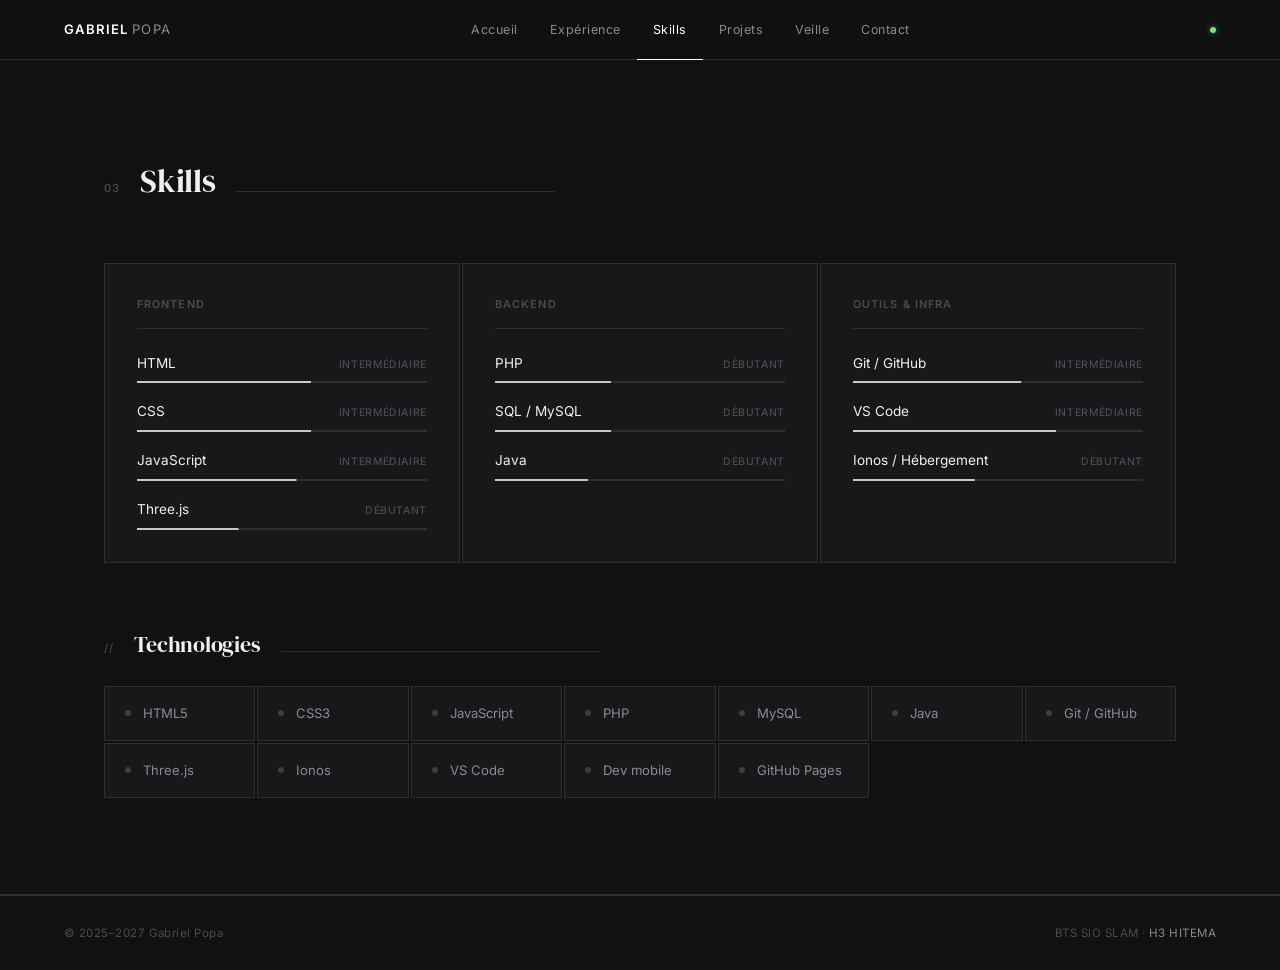
<file: skills.html>
<!DOCTYPE html>
<html lang="fr">
<head>
  <meta charset="UTF-8"/>
  <meta name="viewport" content="width=device-width,initial-scale=1.0"/>
  <title>Skills — Gabriel Popa</title>
  <link rel="stylesheet" href="style.css"/>
  <style>
    #skills-page { background: var(--bg); border-bottom: 1px solid var(--border); }

    .skills-grid {
      display: grid;
      grid-template-columns: repeat(3, 1fr);
      gap: 2px;
      margin-bottom: 64px;
    }

    .skill-group {
      background: var(--bg2);
      border: 1px solid var(--border);
      padding: 32px;
      transition: border-color .25s;
    }
    .skill-group:hover { border-color: var(--border2); }

    .sg-label {
      font-size: .68rem;
      font-weight: 600;
      letter-spacing: .1em;
      text-transform: uppercase;
      color: var(--dim);
      margin-bottom: 24px;
      padding-bottom: 14px;
      border-bottom: 1px solid var(--border);
    }

    .skill-list { list-style: none; display: flex; flex-direction: column; gap: 18px; }

    .skill-item { display: flex; flex-direction: column; gap: 7px; }

    .skill-row {
      display: flex;
      justify-content: space-between;
      align-items: baseline;
    }
    .skill-name {
      font-size: .85rem;
      font-weight: 400;
      color: var(--text);
    }
    .skill-lvl {
      font-size: .65rem;
      font-weight: 500;
      letter-spacing: .06em;
      text-transform: uppercase;
      color: var(--dim);
    }

    .bar-wrap {
      height: 2px;
      background: var(--border);
      overflow: hidden;
    }
    .bar {
      height: 100%;
      background: var(--accent);
      transform-origin: left;
      transform: scaleX(0);
      transition: transform 1s cubic-bezier(.16,1,.3,1);
    }

    /* Tools */
    .tools-grid {
      display: grid;
      grid-template-columns: repeat(auto-fill, minmax(150px, 1fr));
      gap: 2px;
    }

    .tool-card {
      background: var(--bg2);
      border: 1px solid var(--border);
      padding: 16px 20px;
      display: flex;
      align-items: center;
      gap: 12px;
      font-size: .82rem;
      color: var(--muted);
      transition: border-color .2s, color .2s;
    }
    .tool-card:hover { border-color: var(--border2); color: var(--text); }

    .tool-dot {
      width: 6px; height: 6px;
      border-radius: 50%;
      background: var(--border2);
      flex-shrink: 0;
    }

    @media (max-width: 800px) {
      .skills-grid { grid-template-columns: 1fr; }
      .tools-grid  { grid-template-columns: repeat(2, 1fr); }
    }
  </style>
</head>
<body>
<div class="page">

  <nav>
    <a href="index.html" class="nav-logo">Gabriel <span>Popa</span></a>
    <ul class="nav-links">
      <li><a href="index.html">Accueil</a></li>
      <li><a href="experience.html">Expérience</a></li>
      <li><a href="skills.html" class="active">Skills</a></li>
      <li><a href="projects.html">Projets</a></li>
      <li><a href="veille.html">Veille</a></li>
      <li><a href="contact.html">Contact</a></li>
    </ul>
    <div class="nav-dot"></div>
  </nav>

  <section id="skills-page">
    <div class="section-wrap">

      <div class="section-eyebrow reveal">
        <span class="section-num">03</span>
        <h2 class="section-title">Skills</h2>
        <div class="eyebrow-line"></div>
      </div>

      <div class="skills-grid">

        <div class="skill-group reveal">
          <div class="sg-label">Frontend</div>
          <ul class="skill-list">
            <li class="skill-item">
              <div class="skill-row">
                <span class="skill-name">HTML</span>
                <span class="skill-lvl">Intermédiaire</span>
              </div>
              <div class="bar-wrap"><div class="bar" data-w=".60"></div></div>
            </li>
            <li class="skill-item">
              <div class="skill-row">
                <span class="skill-name">CSS</span>
                <span class="skill-lvl">Intermédiaire</span>
              </div>
              <div class="bar-wrap"><div class="bar" data-w=".60"></div></div>
            </li>
            <li class="skill-item">
              <div class="skill-row">
                <span class="skill-name">JavaScript</span>
                <span class="skill-lvl">Intermédiaire</span>
              </div>
              <div class="bar-wrap"><div class="bar" data-w=".55"></div></div>
            </li>
            <li class="skill-item">
              <div class="skill-row">
                <span class="skill-name">Three.js</span>
                <span class="skill-lvl">Débutant</span>
              </div>
              <div class="bar-wrap"><div class="bar" data-w=".35"></div></div>
            </li>
          </ul>
        </div>

        <div class="skill-group reveal">
          <div class="sg-label">Backend</div>
          <ul class="skill-list">
            <li class="skill-item">
              <div class="skill-row">
                <span class="skill-name">PHP</span>
                <span class="skill-lvl">Débutant</span>
              </div>
              <div class="bar-wrap"><div class="bar" data-w=".40"></div></div>
            </li>
            <li class="skill-item">
              <div class="skill-row">
                <span class="skill-name">SQL / MySQL</span>
                <span class="skill-lvl">Débutant</span>
              </div>
              <div class="bar-wrap"><div class="bar" data-w=".40"></div></div>
            </li>
            <li class="skill-item">
              <div class="skill-row">
                <span class="skill-name">Java</span>
                <span class="skill-lvl">Débutant</span>
              </div>
              <div class="bar-wrap"><div class="bar" data-w=".32"></div></div>
            </li>
          </ul>
        </div>

        <div class="skill-group reveal">
          <div class="sg-label">Outils & Infra</div>
          <ul class="skill-list">
            <li class="skill-item">
              <div class="skill-row">
                <span class="skill-name">Git / GitHub</span>
                <span class="skill-lvl">Intermédiaire</span>
              </div>
              <div class="bar-wrap"><div class="bar" data-w=".58"></div></div>
            </li>
            <li class="skill-item">
              <div class="skill-row">
                <span class="skill-name">VS Code</span>
                <span class="skill-lvl">Intermédiaire</span>
              </div>
              <div class="bar-wrap"><div class="bar" data-w=".70"></div></div>
            </li>
            <li class="skill-item">
              <div class="skill-row">
                <span class="skill-name">Ionos / Hébergement</span>
                <span class="skill-lvl">Débutant</span>
              </div>
              <div class="bar-wrap"><div class="bar" data-w=".42"></div></div>
            </li>
          </ul>
        </div>

      </div>

      <!-- Technologies -->
      <div class="section-eyebrow reveal" style="margin-bottom: 24px;">
        <span class="section-num">//</span>
        <h3 class="section-title" style="font-size: clamp(16px,2vw,22px);">Technologies</h3>
        <div class="eyebrow-line"></div>
      </div>

      <div class="tools-grid reveal">
        <div class="tool-card"><div class="tool-dot"></div>HTML5</div>
        <div class="tool-card"><div class="tool-dot"></div>CSS3</div>
        <div class="tool-card"><div class="tool-dot"></div>JavaScript</div>
        <div class="tool-card"><div class="tool-dot"></div>PHP</div>
        <div class="tool-card"><div class="tool-dot"></div>MySQL</div>
        <div class="tool-card"><div class="tool-dot"></div>Java</div>
        <div class="tool-card"><div class="tool-dot"></div>Git / GitHub</div>
        <div class="tool-card"><div class="tool-dot"></div>Three.js</div>
        <div class="tool-card"><div class="tool-dot"></div>Ionos</div>
        <div class="tool-card"><div class="tool-dot"></div>VS Code</div>
        <div class="tool-card"><div class="tool-dot"></div>Dev mobile</div>
        <div class="tool-card"><div class="tool-dot"></div>GitHub Pages</div>
      </div>

    </div>
  </section>

  <footer>
    <p class="footer-text">© 2025–2027 Gabriel Popa</p>
    <p class="footer-text">BTS SIO SLAM · <span>H3 HITEMA</span></p>
  </footer>

</div>
<script>
  const obs = new IntersectionObserver(e => e.forEach(x => {
    if (x.isIntersecting) { x.target.classList.add('visible'); obs.unobserve(x.target); }
  }), { threshold: .08 });
  document.querySelectorAll('.reveal').forEach(el => obs.observe(el));

  const barObs = new IntersectionObserver(e => e.forEach(x => {
    if (x.isIntersecting) {
      x.target.querySelectorAll('.bar').forEach(b => b.style.transform = `scaleX(${b.dataset.w})`);
      barObs.unobserve(x.target);
    }
  }), { threshold: .3 });
  document.querySelectorAll('.skill-group').forEach(g => barObs.observe(g));
</script>
</body>
</html>
</file>
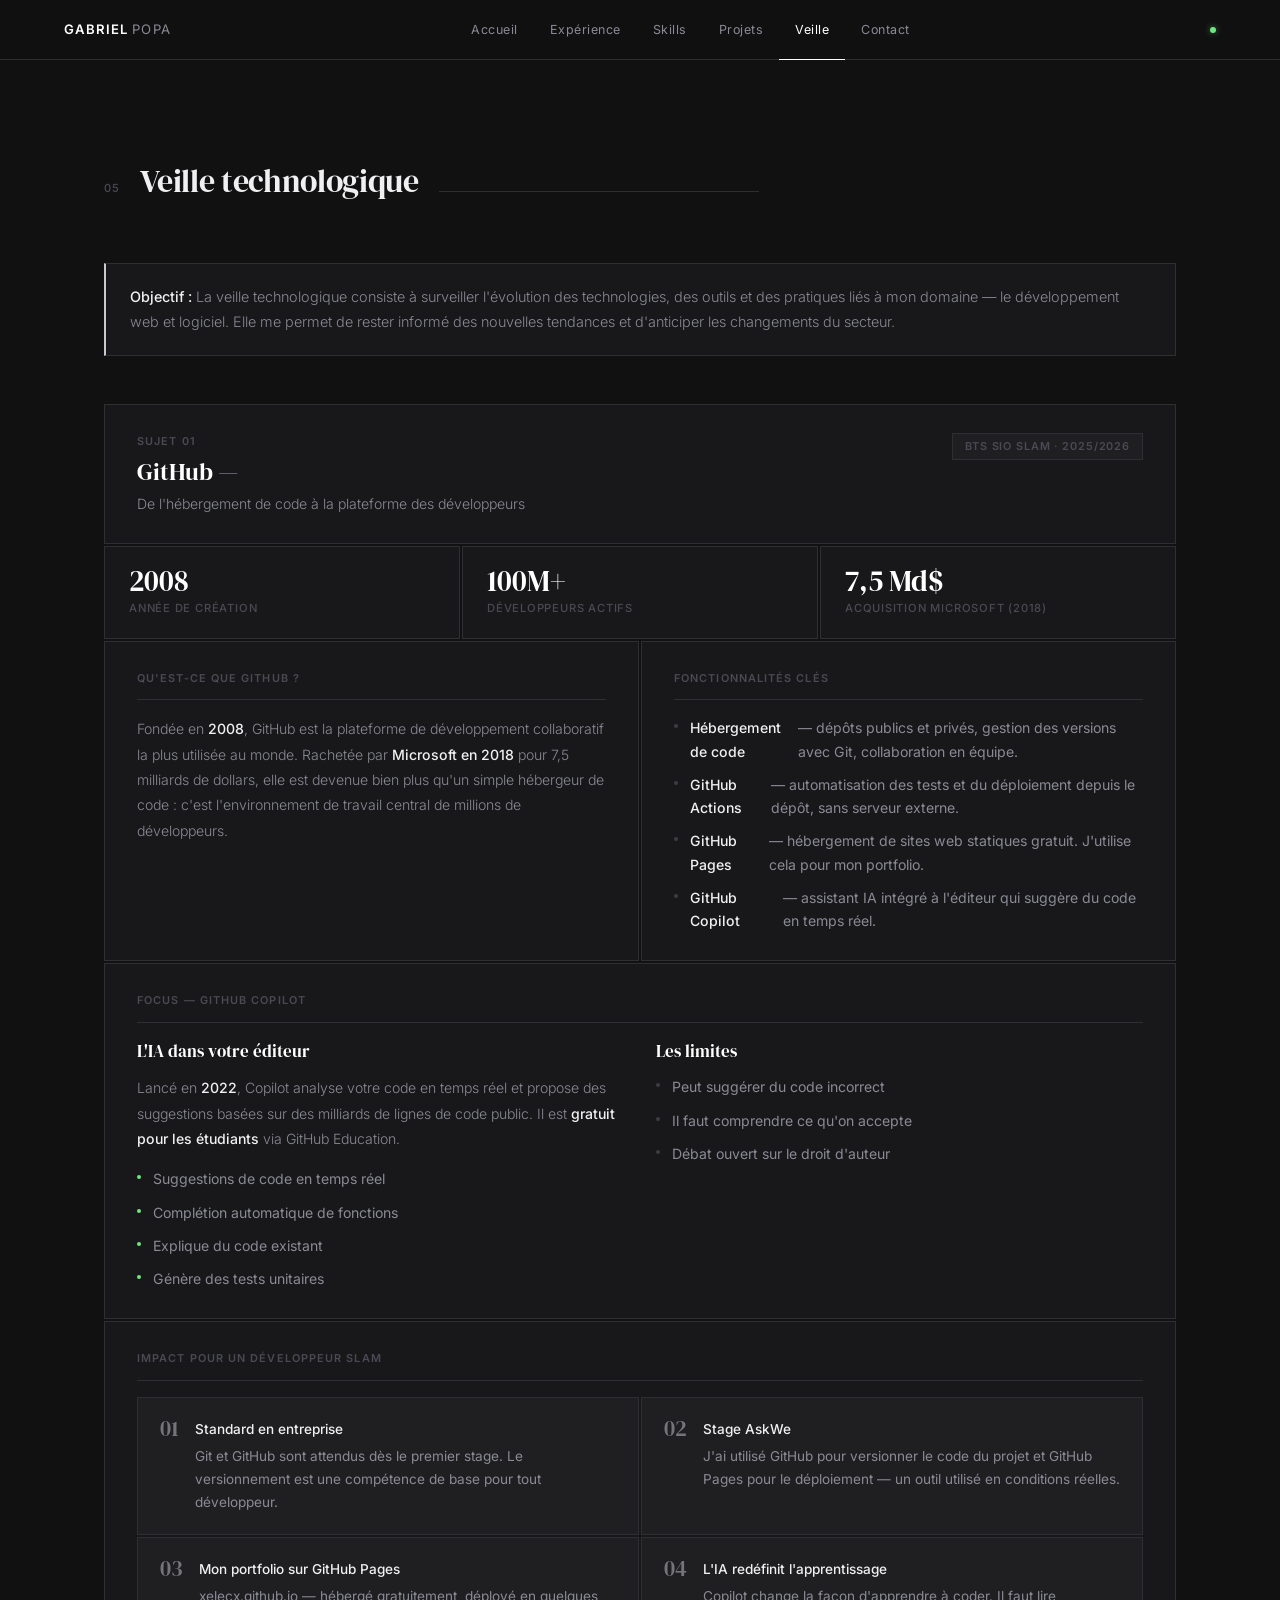
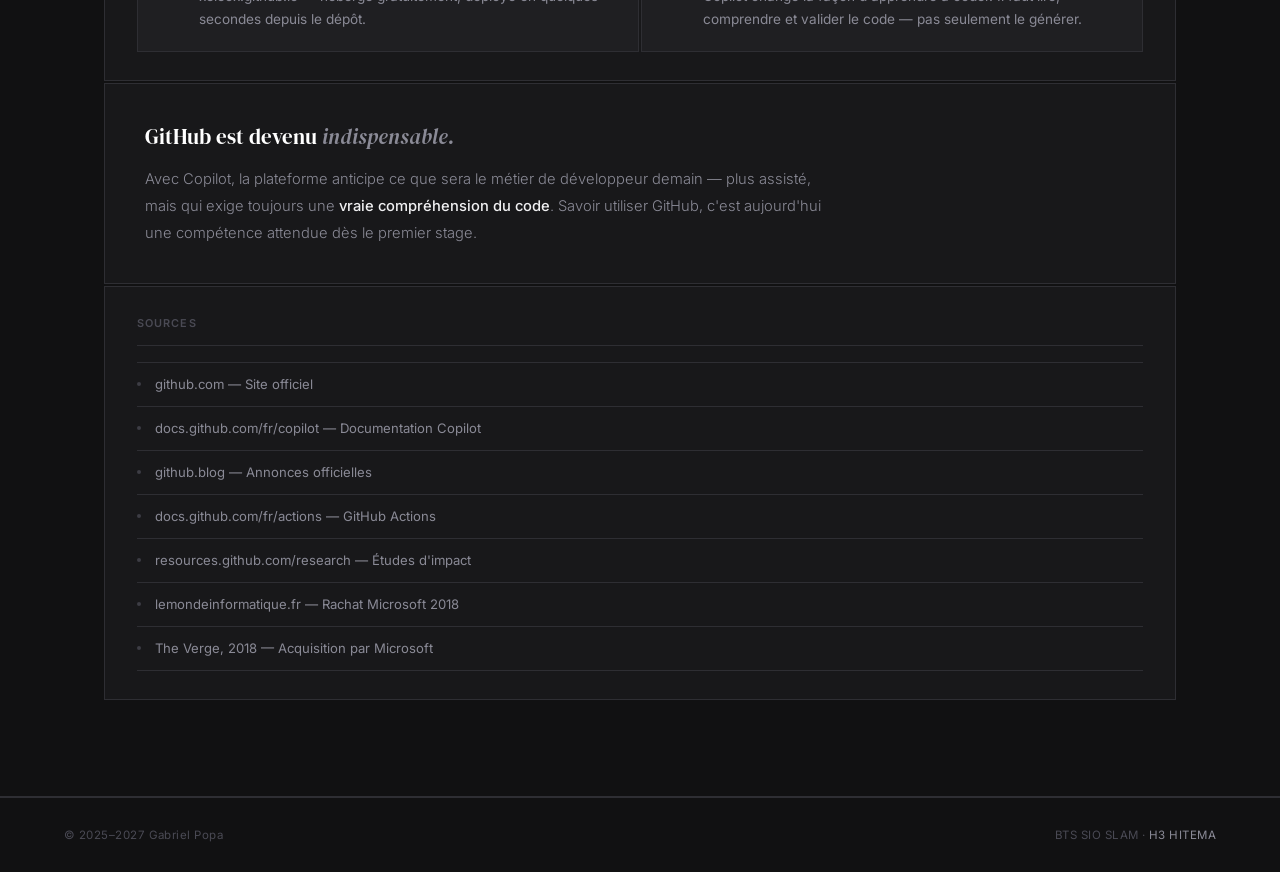
<file: veille.html>
<!DOCTYPE html>
<html lang="fr">
<head>
  <meta charset="UTF-8"/>
  <meta name="viewport" content="width=device-width,initial-scale=1.0"/>
  <title>Veille — Gabriel Popa</title>
  <link rel="stylesheet" href="style.css"/>
  <style>
    #veille-page { border-bottom: 1px solid var(--border); }

    /* Intro */
    .veille-intro {
      background: var(--bg2);
      border: 1px solid var(--border);
      border-left: 2px solid var(--accent);
      padding: 20px 24px;
      margin-bottom: 48px;
      font-size: .9rem;
      font-weight: 300;
      color: var(--muted);
      line-height: 1.75;
    }
    .veille-intro strong { color: var(--text); font-weight: 500; }

    /* Sujet header */
    .veille-subject {
      background: var(--bg2);
      border: 1px solid var(--border);
      padding: 28px 32px;
      margin-bottom: 2px;
      display: flex;
      justify-content: space-between;
      align-items: flex-start;
      gap: 24px;
    }
    .veille-subject-left { flex: 1; }
    .veille-num {
      font-size: .68rem;
      font-weight: 600;
      letter-spacing: .1em;
      color: var(--dim);
      text-transform: uppercase;
      margin-bottom: 8px;
    }
    .veille-topic {
      font-family: var(--serif);
      font-size: 1.5rem;
      color: var(--white);
      margin-bottom: 6px;
      line-height: 1.2;
    }
    .veille-topic em { font-style: italic; color: var(--muted); }
    .veille-subtitle {
      font-size: .88rem;
      color: var(--muted);
      font-weight: 300;
    }
    .veille-badge {
      font-size: .68rem;
      font-weight: 600;
      letter-spacing: .08em;
      text-transform: uppercase;
      color: var(--dim);
      border: 1px solid var(--border);
      padding: 4px 12px;
      background: var(--bg3);
      white-space: nowrap;
      flex-shrink: 0;
    }

    /* Stats row */
    .veille-stats {
      display: grid;
      grid-template-columns: repeat(3, 1fr);
      gap: 2px;
      margin-bottom: 2px;
    }
    .veille-stat {
      background: var(--bg2);
      border: 1px solid var(--border);
      padding: 20px 24px;
    }
    .vs-num {
      font-family: var(--serif);
      font-size: 1.8rem;
      color: var(--white);
      line-height: 1;
      margin-bottom: 4px;
    }
    .vs-label {
      font-size: .7rem;
      font-weight: 500;
      letter-spacing: .07em;
      text-transform: uppercase;
      color: var(--dim);
    }

    /* Sections de contenu */
    .veille-grid {
      display: grid;
      grid-template-columns: 1fr 1fr;
      gap: 2px;
      margin-bottom: 2px;
    }

    .veille-block {
      background: var(--bg2);
      border: 1px solid var(--border);
      padding: 28px 32px;
      transition: border-color .25s;
    }
    .veille-block:hover { border-color: var(--border2); }
    .veille-block.full { grid-column: 1 / -1; }

    .vb-label {
      font-size: .68rem;
      font-weight: 600;
      letter-spacing: .1em;
      text-transform: uppercase;
      color: var(--dim);
      margin-bottom: 16px;
      padding-bottom: 12px;
      border-bottom: 1px solid var(--border);
    }

    .vb-title {
      font-family: var(--serif);
      font-size: 1.05rem;
      color: var(--white);
      margin-bottom: 10px;
    }

    .vb-text {
      font-size: .88rem;
      font-weight: 300;
      color: var(--muted);
      line-height: 1.8;
    }
    .vb-text strong { color: var(--text); font-weight: 500; }

    /* Liste à points */
    .vb-list {
      list-style: none;
      display: flex;
      flex-direction: column;
      gap: 10px;
      margin-top: 10px;
    }
    .vb-list li {
      display: flex;
      gap: 12px;
      font-size: .88rem;
      color: var(--muted);
      line-height: 1.65;
    }
    .vb-list li::before {
      content: '';
      display: inline-block;
      width: 4px; height: 4px;
      border-radius: 50%;
      background: var(--border2);
      flex-shrink: 0;
      margin-top: 8px;
    }
    .vb-list li strong { color: var(--text); font-weight: 500; }
    .vb-list li.pro::before { background: #6ee77f; }
    .vb-list li.con::before { background: var(--border2); }

    /* Impact perso */
    .impact-grid {
      display: grid;
      grid-template-columns: repeat(2, 1fr);
      gap: 2px;
    }
    .impact-item {
      background: var(--bg3);
      border: 1px solid var(--border);
      padding: 20px 22px;
      display: flex;
      gap: 16px;
      align-items: flex-start;
    }
    .impact-num {
      font-family: var(--serif);
      font-size: 1.4rem;
      color: var(--accent);
      line-height: 1;
      flex-shrink: 0;
      opacity: .5;
    }
    .impact-text {
      font-size: .85rem;
      color: var(--muted);
      line-height: 1.7;
    }
    .impact-text strong { color: var(--text); font-weight: 500; display: block; margin-bottom: 4px; }

    /* Sources */
    .sources-list {
      display: flex;
      flex-direction: column;
      gap: 0;
    }
    .source-row {
      display: flex;
      align-items: center;
      gap: 14px;
      padding: 11px 0;
      border-bottom: 1px solid var(--border);
      font-size: .82rem;
      color: var(--muted);
    }
    .source-row:first-child { border-top: 1px solid var(--border); }
    .source-dot {
      width: 4px; height: 4px;
      border-radius: 50%;
      background: var(--border2);
      flex-shrink: 0;
    }

    /* Conclusion */
    .veille-conclusion {
      background: var(--bg2);
      border: 1px solid var(--border);
      padding: 36px 40px;
      margin-top: 2px;
    }
    .vc-title {
      font-family: var(--serif);
      font-size: 1.3rem;
      color: var(--white);
      margin-bottom: 12px;
    }
    .vc-title em { font-style: italic; color: var(--muted); }
    .vc-text {
      font-size: .92rem;
      font-weight: 300;
      color: var(--muted);
      line-height: 1.85;
      max-width: 680px;
    }
    .vc-text strong { color: var(--text); font-weight: 500; }

    @media (max-width: 700px) {
      .veille-stats { grid-template-columns: 1fr; }
      .veille-grid { grid-template-columns: 1fr; }
      .veille-block.full { grid-column: 1; }
      .impact-grid { grid-template-columns: 1fr; }
      .veille-subject { flex-direction: column; }
    }
  </style>
</head>
<body>
<div class="page">

  <nav>
    <a href="index.html" class="nav-logo">Gabriel <span>Popa</span></a>
    <ul class="nav-links">
      <li><a href="index.html">Accueil</a></li>
      <li><a href="experience.html">Expérience</a></li>
      <li><a href="skills.html">Skills</a></li>
      <li><a href="projects.html">Projets</a></li>
      <li><a href="veille.html" class="active">Veille</a></li>
      <li><a href="contact.html">Contact</a></li>
    </ul>
    <div class="nav-dot"></div>
  </nav>

  <section id="veille-page">
    <div class="section-wrap">

      <div class="section-eyebrow reveal">
        <span class="section-num">05</span>
        <h2 class="section-title">Veille technologique</h2>
        <div class="eyebrow-line"></div>
      </div>

      <div class="veille-intro reveal">
        <strong>Objectif :</strong> La veille technologique consiste à surveiller l'évolution des
        technologies, des outils et des pratiques liés à mon domaine — le développement web et logiciel.
        Elle me permet de rester informé des nouvelles tendances et d'anticiper les changements du secteur.
      </div>

      <!-- En-tête du sujet -->
      <div class="veille-subject reveal">
        <div class="veille-subject-left">
          <div class="veille-num">Sujet 01</div>
          <div class="veille-topic">GitHub <em>—</em></div>
          <div class="veille-subtitle">De l'hébergement de code à la plateforme des développeurs</div>
        </div>
        <div class="veille-badge">BTS SIO SLAM · 2025/2026</div>
      </div>

      <!-- Stats -->
      <div class="veille-stats reveal">
        <div class="veille-stat">
          <div class="vs-num">2008</div>
          <div class="vs-label">Année de création</div>
        </div>
        <div class="veille-stat">
          <div class="vs-num">100M+</div>
          <div class="vs-label">Développeurs actifs</div>
        </div>
        <div class="veille-stat">
          <div class="vs-num">7,5 Md$</div>
          <div class="vs-label">Acquisition Microsoft (2018)</div>
        </div>
      </div>

      <!-- Contenu -->
      <div class="veille-grid">

        <div class="veille-block reveal">
          <div class="vb-label">Qu'est-ce que GitHub ?</div>
          <p class="vb-text">
            Fondée en <strong>2008</strong>, GitHub est la plateforme de développement collaboratif
            la plus utilisée au monde. Rachetée par <strong>Microsoft en 2018</strong> pour 7,5 milliards
            de dollars, elle est devenue bien plus qu'un simple hébergeur de code : c'est
            l'environnement de travail central de millions de développeurs.
          </p>
        </div>

        <div class="veille-block reveal">
          <div class="vb-label">Fonctionnalités clés</div>
          <ul class="vb-list">
            <li><strong>Hébergement de code</strong> — dépôts publics et privés, gestion des versions avec Git, collaboration en équipe.</li>
            <li><strong>GitHub Actions</strong> — automatisation des tests et du déploiement depuis le dépôt, sans serveur externe.</li>
            <li><strong>GitHub Pages</strong> — hébergement de sites web statiques gratuit. J'utilise cela pour mon portfolio.</li>
            <li><strong>GitHub Copilot</strong> — assistant IA intégré à l'éditeur qui suggère du code en temps réel.</li>
          </ul>
        </div>

        <div class="veille-block full reveal">
          <div class="vb-label">Focus — GitHub Copilot</div>
          <div style="display:grid;grid-template-columns:1fr 1fr;gap:32px;">
            <div>
              <div class="vb-title">L'IA dans votre éditeur</div>
              <p class="vb-text">
                Lancé en <strong>2022</strong>, Copilot analyse votre code en temps réel et propose des
                suggestions basées sur des milliards de lignes de code public.
                Il est <strong>gratuit pour les étudiants</strong> via GitHub Education.
              </p>
              <ul class="vb-list" style="margin-top:16px;">
                <li class="pro">Suggestions de code en temps réel</li>
                <li class="pro">Complétion automatique de fonctions</li>
                <li class="pro">Explique du code existant</li>
                <li class="pro">Génère des tests unitaires</li>
              </ul>
            </div>
            <div>
              <div class="vb-title">Les limites</div>
              <ul class="vb-list" style="margin-top:0;">
                <li class="con">Peut suggérer du code incorrect</li>
                <li class="con">Il faut comprendre ce qu'on accepte</li>
                <li class="con">Débat ouvert sur le droit d'auteur</li>
              </ul>
            </div>
          </div>
        </div>

      </div>

      <!-- Impact perso -->
      <div class="veille-block reveal" style="margin-top:2px;margin-bottom:2px;">
        <div class="vb-label">Impact pour un développeur SLAM</div>
        <div class="impact-grid">
          <div class="impact-item">
            <div class="impact-num">01</div>
            <div class="impact-text">
              <strong>Standard en entreprise</strong>
              Git et GitHub sont attendus dès le premier stage. Le versionnement est une compétence de base pour tout développeur.
            </div>
          </div>
          <div class="impact-item">
            <div class="impact-num">02</div>
            <div class="impact-text">
              <strong>Stage AskWe</strong>
              J'ai utilisé GitHub pour versionner le code du projet et GitHub Pages pour le déploiement — un outil utilisé en conditions réelles.
            </div>
          </div>
          <div class="impact-item">
            <div class="impact-num">03</div>
            <div class="impact-text">
              <strong>Mon portfolio sur GitHub Pages</strong>
              xelecx.github.io — hébergé gratuitement, déployé en quelques secondes depuis le dépôt.
            </div>
          </div>
          <div class="impact-item">
            <div class="impact-num">04</div>
            <div class="impact-text">
              <strong>L'IA redéfinit l'apprentissage</strong>
              Copilot change la façon d'apprendre à coder. Il faut lire, comprendre et valider le code — pas seulement le générer.
            </div>
          </div>
        </div>
      </div>

      <!-- Conclusion -->
      <div class="veille-conclusion reveal">
        <div class="vc-title">GitHub est devenu <em>indispensable.</em></div>
        <p class="vc-text">
          Avec Copilot, la plateforme anticipe ce que sera le métier de développeur demain —
          plus assisté, mais qui exige toujours une <strong>vraie compréhension du code</strong>.
          Savoir utiliser GitHub, c'est aujourd'hui une compétence attendue dès le premier stage.
        </p>
      </div>

      <!-- Sources -->
      <div class="veille-block reveal" style="margin-top:2px;">
        <div class="vb-label">Sources</div>
        <div class="sources-list">
          <div class="source-row"><div class="source-dot"></div>github.com — Site officiel</div>
          <div class="source-row"><div class="source-dot"></div>docs.github.com/fr/copilot — Documentation Copilot</div>
          <div class="source-row"><div class="source-dot"></div>github.blog — Annonces officielles</div>
          <div class="source-row"><div class="source-dot"></div>docs.github.com/fr/actions — GitHub Actions</div>
          <div class="source-row"><div class="source-dot"></div>resources.github.com/research — Études d'impact</div>
          <div class="source-row"><div class="source-dot"></div>lemondeinformatique.fr — Rachat Microsoft 2018</div>
          <div class="source-row"><div class="source-dot"></div>The Verge, 2018 — Acquisition par Microsoft</div>
        </div>
      </div>

    </div>
  </section>

  <footer>
    <p class="footer-text">© 2025–2027 Gabriel Popa</p>
    <p class="footer-text">BTS SIO SLAM · <span>H3 HITEMA</span></p>
  </footer>

</div>
<script>
  const obs = new IntersectionObserver(e => e.forEach(x => {
    if (x.isIntersecting) { x.target.classList.add('visible'); obs.unobserve(x.target); }
  }), { threshold: .08 });
  document.querySelectorAll('.reveal').forEach(el => obs.observe(el));
</script>
</body>
</html>
</file>
<file: style.css>
@import url('https://fonts.googleapis.com/css2?family=Inter:wght@300;400;500;600&family=DM+Serif+Display:ital@0;1&display=swap');

/* ── TOKENS ──────────────────────────────────────── */
:root {
  --bg:        #111112;
  --bg2:       #18181a;
  --bg3:       #1f1f22;
  --surface:   #222226;
  --border:    #2e2e33;
  --border2:   #3d3d44;
  --text:      #f0f0f2;
  --muted:     #8a8a96;
  --dim:       #4a4a54;
  --accent:    #c8c8d0;
  --white:     #ffffff;
  --serif:     'DM Serif Display', Georgia, serif;
  --sans:      'Inter', system-ui, sans-serif;
  --nav-h:     60px;
  --section-p: 96px 64px;
  --radius:    2px;
}

/* ── RESET ───────────────────────────────────────── */
*, *::before, *::after { margin: 0; padding: 0; box-sizing: border-box; }
html { scroll-behavior: smooth; }

body {
  background: var(--bg);
  color: var(--text);
  font-family: var(--sans);
  font-size: 15px;
  line-height: 1.6;
  font-weight: 400;
  overflow-x: hidden;
  -webkit-font-smoothing: antialiased;
}

::-webkit-scrollbar { width: 4px; }
::-webkit-scrollbar-track { background: var(--bg); }
::-webkit-scrollbar-thumb { background: var(--border2); }

/* ── ANIMATIONS ──────────────────────────────────── */
@keyframes fadeUp {
  from { opacity: 0; transform: translateY(20px); }
  to   { opacity: 1; transform: translateY(0); }
}

.reveal {
  opacity: 0;
  transform: translateY(20px);
  transition: opacity .6s ease, transform .6s ease;
}
.reveal.visible { opacity: 1; transform: translateY(0); }

/* ── NAVBAR ──────────────────────────────────────── */
nav {
  position: fixed;
  top: 0; width: 100%; z-index: 100;
  height: var(--nav-h);
  padding: 0 64px;
  display: flex;
  justify-content: space-between;
  align-items: center;
  background: rgba(17,17,18,.92);
  border-bottom: 1px solid var(--border);
  backdrop-filter: blur(12px);
}

.nav-logo {
  font-family: var(--sans);
  font-size: .82rem;
  font-weight: 600;
  letter-spacing: .08em;
  text-transform: uppercase;
  color: var(--white);
  text-decoration: none;
}
.nav-logo span { color: var(--muted); font-weight: 400; }

.nav-links {
  display: flex;
  gap: 0;
  list-style: none;
}
.nav-links a {
  display: block;
  padding: 0 16px;
  height: var(--nav-h);
  line-height: var(--nav-h);
  font-size: .78rem;
  font-weight: 400;
  letter-spacing: .04em;
  color: var(--muted);
  text-decoration: none;
  border-bottom: 1px solid transparent;
  transition: color .2s, border-color .2s;
  white-space: nowrap;
}
.nav-links a:hover { color: var(--white); }
.nav-links a.active {
  color: var(--white);
  border-bottom-color: var(--white);
}

.nav-dot {
  width: 6px; height: 6px;
  border-radius: 50%;
  background: #6ee77f;
  box-shadow: 0 0 6px rgba(110,231,127,.5);
}

/* ── PAGE WRAPPER ────────────────────────────────── */
.page { padding-top: var(--nav-h); }

/* ── SECTION WRAPPER ─────────────────────────────── */
.section-wrap {
  padding: var(--section-p);
  max-width: 1200px;
  margin: 0 auto;
}

/* ── SECTION EYEBROW ─────────────────────────────── */
.section-eyebrow {
  display: flex;
  align-items: baseline;
  gap: 20px;
  margin-bottom: 56px;
}
.section-num {
  font-size: .7rem;
  font-weight: 500;
  letter-spacing: .1em;
  color: var(--dim);
  text-transform: uppercase;
  flex-shrink: 0;
}
.section-title {
  font-family: var(--serif);
  font-size: clamp(22px, 3vw, 32px);
  font-weight: 400;
  letter-spacing: -.01em;
  color: var(--text);
}
.eyebrow-line {
  flex: 1;
  height: 1px;
  background: var(--border);
  max-width: 320px;
}

/* ── BUTTONS ─────────────────────────────────────── */
.btn {
  display: inline-block;
  padding: 10px 24px;
  font-size: .8rem;
  font-weight: 500;
  letter-spacing: .05em;
  text-decoration: none;
  border: 1px solid var(--border2);
  color: var(--muted);
  background: transparent;
  cursor: pointer;
  transition: border-color .2s, color .2s, background .2s;
}
.btn:hover {
  border-color: var(--accent);
  color: var(--white);
}
.btn-solid {
  background: var(--white);
  color: var(--bg);
  border-color: var(--white);
}
.btn-solid:hover {
  background: var(--accent);
  border-color: var(--accent);
  color: var(--bg);
}

/* ── PILL / TAG ──────────────────────────────────── */
.pill {
  display: inline-block;
  padding: 4px 12px;
  font-size: .72rem;
  font-weight: 500;
  letter-spacing: .04em;
  border: 1px solid var(--border);
  color: var(--muted);
  background: var(--bg2);
}

/* ── FOOTER ──────────────────────────────────────── */
footer {
  padding: 28px 64px;
  border-top: 1px solid var(--border);
  display: flex;
  justify-content: space-between;
  align-items: center;
}
.footer-text {
  font-size: .72rem;
  color: var(--dim);
  letter-spacing: .04em;
}
.footer-text span { color: var(--muted); }

/* ── RESPONSIVE ──────────────────────────────────── */
@media (max-width: 900px) {
  :root { --section-p: 64px 24px; }
  nav { padding: 0 24px; }
  .nav-dot { display: none; }
  footer { padding: 20px 24px; flex-direction: column; gap: 6px; text-align: center; }
}
@media (max-width: 640px) {
  .nav-links a { padding: 0 10px; font-size: .72rem; }
}
</file>
